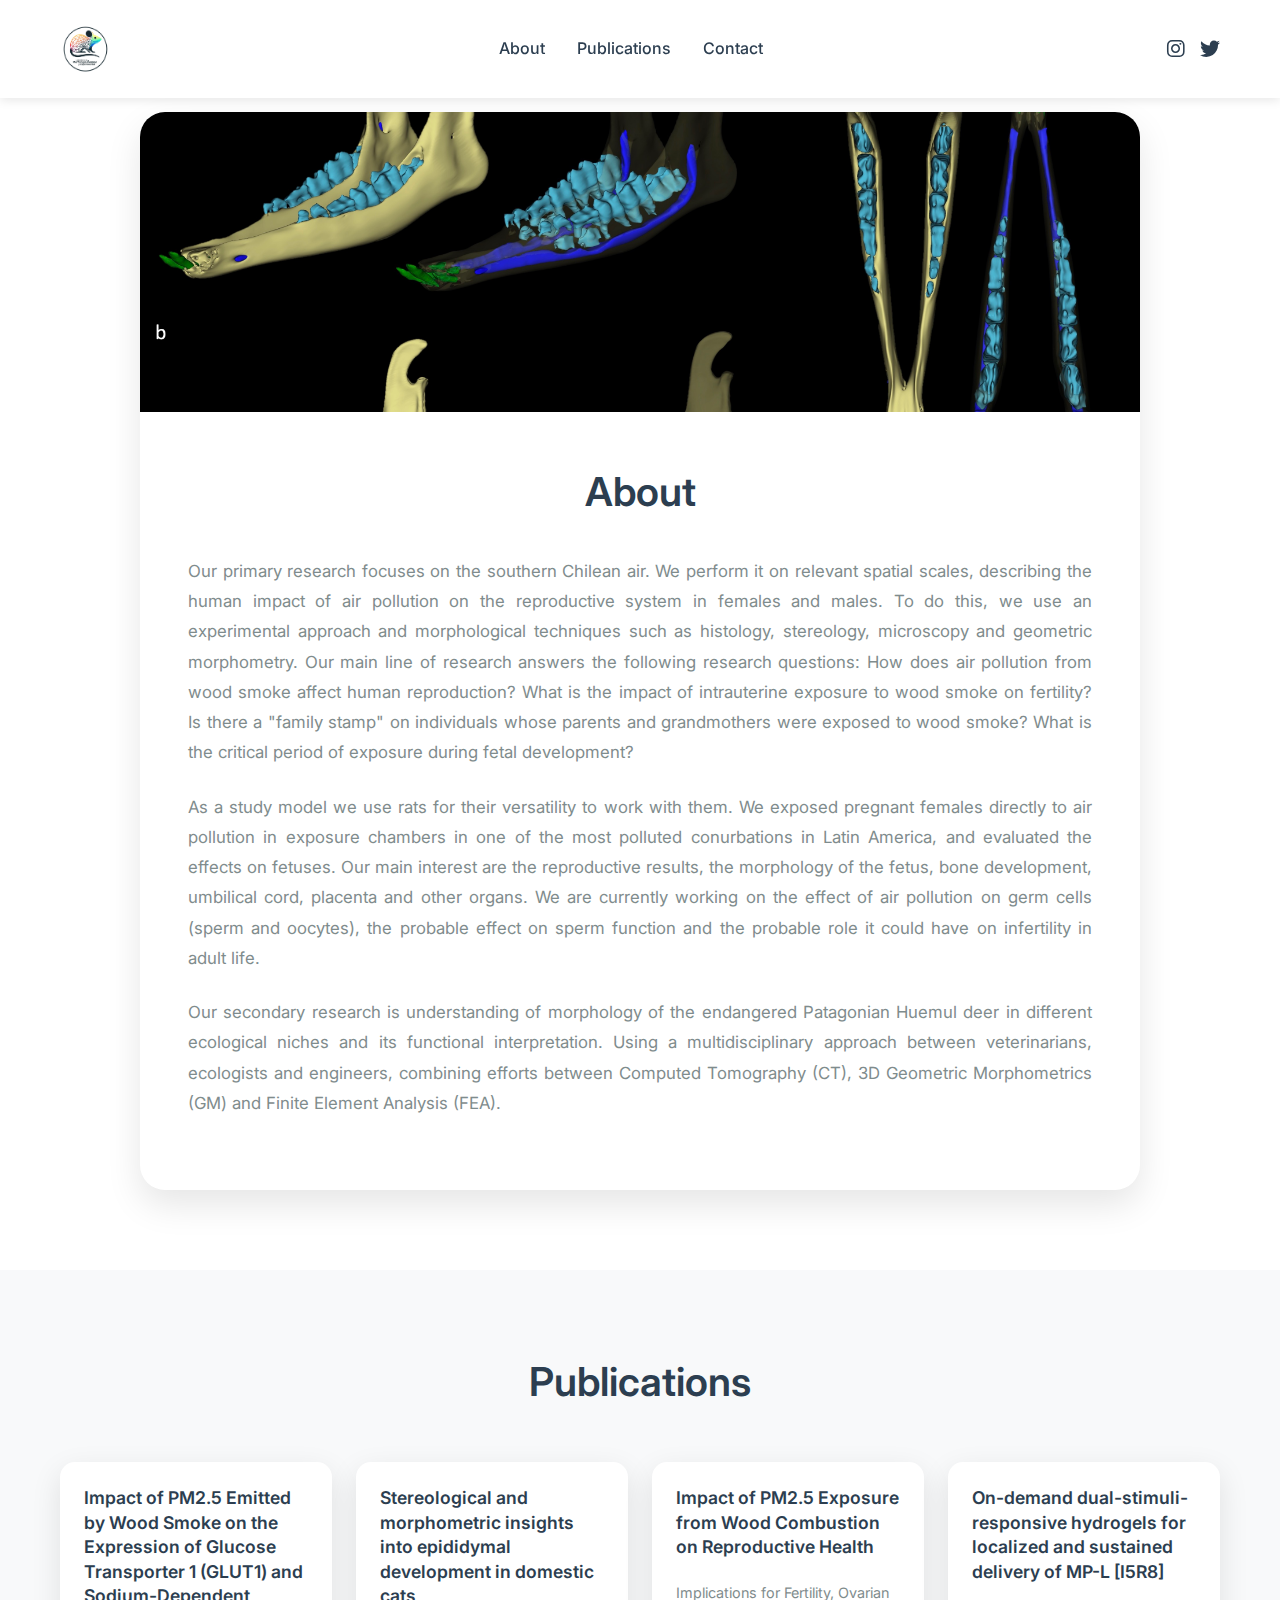
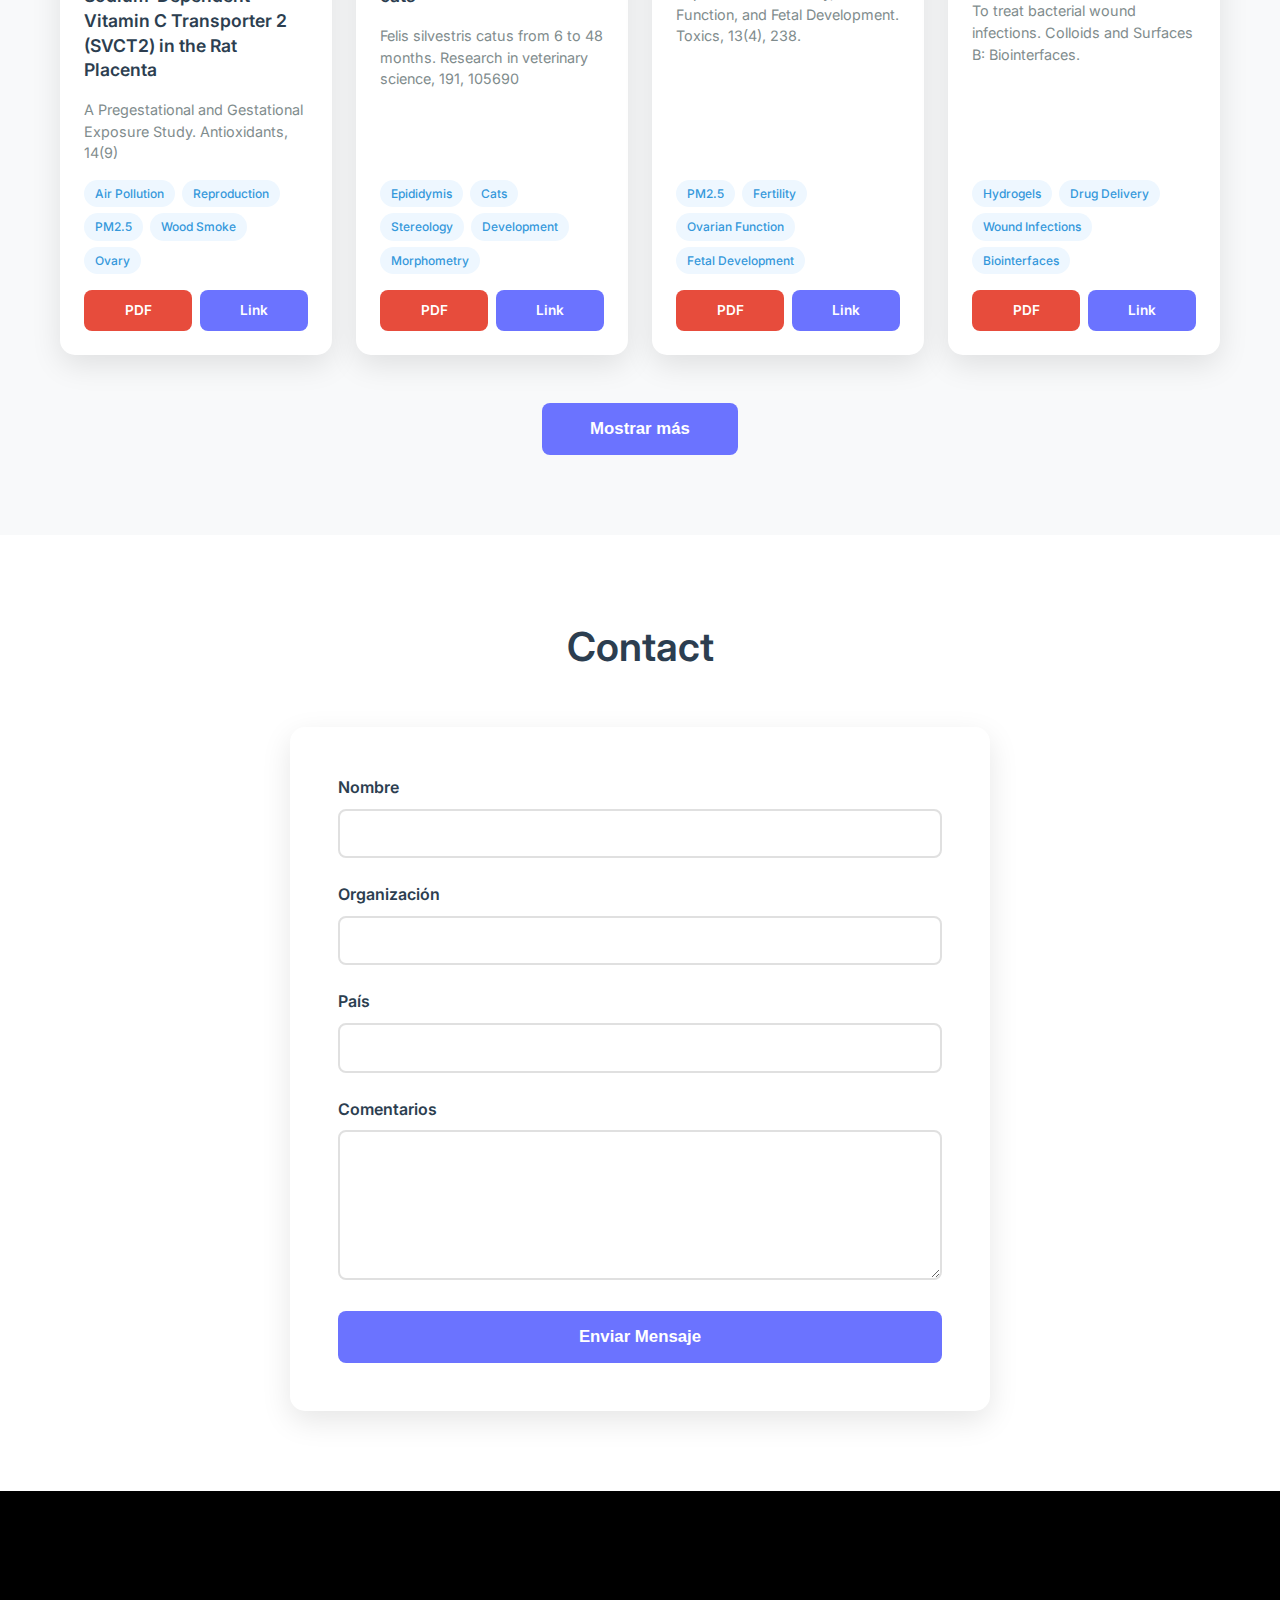
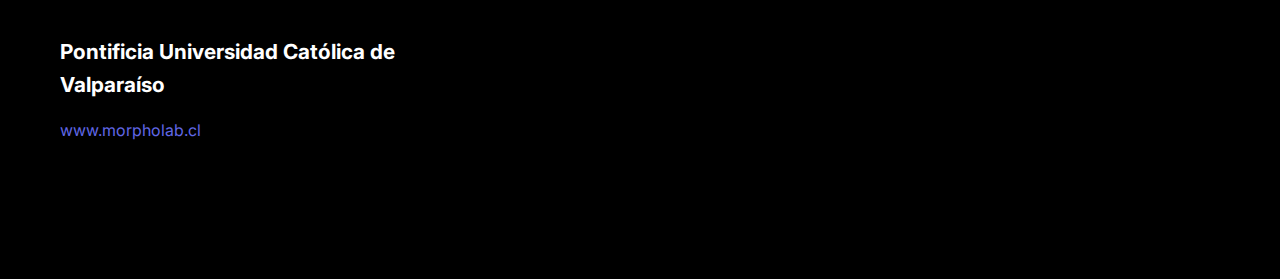
<file: index.html>
<!DOCTYPE html>
<html lang="es">
<head>
    <meta charset="UTF-8">
    <meta name="viewport" content="width=device-width, initial-scale=1.0">
    <title>Morpholab Laboratory - www.morpholab.cl</title>
    <link rel="stylesheet" href="https://cdnjs.cloudflare.com/ajax/libs/font-awesome/6.4.0/css/all.min.css">
    <link href="https://fonts.googleapis.com/css2?family=Inter:wght@300;400;500;600;700&display=swap" rel="stylesheet">
    <link rel="stylesheet" href="styles.css">
</head>
<body>
    <!-- Header -->
    <header class="header">
        <div class="container">
            <div class="header-content">
                <div class="logo">
                    <a href="#about">
                        <img src="./assets/img/Logo1.png" alt="Icono de Morpholab" width="50" height="50">
                    </a>
                </div>
                <nav class="nav">
                    <ul class="nav-list">
                        <li><a href="#about">About</a></li>
                        <li><a href="#publications">Publications</a></li>
                        <li><a href="#contact">Contact</a></li>
                    </ul>
                </nav>
                <div class="social-icons">
                    <a href="https://www.instagram.com/morphology_lab" target="_blank">
                        <i class="fab fa-instagram"></i>
                    </a>
                    <a href="https://x.com/PauloSalinas" target="_blank">
                        <i class="fab fa-twitter"></i>
                    </a>
                </div>
            </div>
        </div>
    </header>

    <!-- About Section -->
    <section id="about" class="about-section">
        <div class="container">
            <div class="about-card">
                <div class="about-image">
                    <img src="assets/img/fig4.jpg" alt="Morpholab Laboratory Research">
                </div>
                <div class="about-content">
                    <h2 class="about-title">About</h2>
                    <div class="about-text">
                        <p>Our primary research focuses on the southern Chilean air. We perform it on relevant spatial scales, describing the human impact of air pollution on the reproductive system in females and males. To do this, we use an experimental approach and morphological techniques such as histology, stereology, microscopy and geometric morphometry. Our main line of research answers the following research questions: How does air pollution from wood smoke affect human reproduction? What is the impact of intrauterine exposure to wood smoke on fertility? Is there a "family stamp" on individuals whose parents and grandmothers were exposed to wood smoke? What is the critical period of exposure during fetal development?</p>
                        
                        <p>As a study model we use rats for their versatility to work with them. We exposed pregnant females directly to air pollution in exposure chambers in one of the most polluted conurbations in Latin America, and evaluated the effects on fetuses. Our main interest are the reproductive results, the morphology of the fetus, bone development, umbilical cord, placenta and other organs. We are currently working on the effect of air pollution on germ cells (sperm and oocytes), the probable effect on sperm function and the probable role it could have on infertility in adult life.</p>
                        
                        <p>Our secondary research is understanding of morphology of the endangered Patagonian Huemul deer in different ecological niches and its functional interpretation. Using a multidisciplinary approach between veterinarians, ecologists and engineers, combining efforts between Computed Tomography (CT), 3D Geometric Morphometrics (GM) and Finite Element Analysis (FEA).</p>
                    </div>
                </div>
            </div>
        </div>
    </section>

    <!-- Publications Section -->
    <section id="publications" class="publications-section">
        <div class="container">
            <h2 class="section-title">Publications</h2>
            <div class="publications-grid" id="publicationsGrid">
                <!-- Las tarjetas se cargarán dinámicamente con JavaScript -->
            </div>
            <div class="show-more-container">
                <button class="show-more-btn" id="showMoreBtn">Mostrar más</button>
            </div>
        </div>
    </section>

    <!-- Contact Section -->
    <section id="contact" class="contact-section">
        <div class="container">
            <h2 class="section-title">Contact</h2>
            <div class="contact-content">
                <form class="contact-form" id="contactForm">
                    <div class="form-group">
                        <label for="name">Nombre</label>
                        <input type="text" id="name" name="name" required>
                    </div>
                    <div class="form-group">
                        <label for="organization">Organización</label>
                        <input type="text" id="organization" name="organization" required>
                    </div>
                    <div class="form-group">
                        <label for="country">País</label>
                        <input type="text" id="country" name="country" required>
                    </div>
                    <div class="form-group">
                        <label for="comments">Comentarios</label>
                        <textarea id="comments" name="comments" rows="6" required></textarea>
                    </div>
                    <button type="submit" class="submit-btn">Enviar Mensaje</button>
                </form>
            </div>
        </div>
    </section>

    <!-- Footer -->
    <footer class="footer">
        <div class="container">
            <div class="footer-content">
                <div class="footer-info">
                    <h3>Pontificia Universidad Católica de Valparaíso</h3>
                    <p><a href="http://www.morpholab.cl" target="_blank">www.morpholab.cl</a></p>
                </div>
                <div class="footer-map">
                    <iframe src="https://www.google.com/maps/embed?pb=!1m18!1m12!1m3!1d3336.56455246714!2d-71.43940732356555!3d-33.15391327179493!2m3!1f0!2f0!3f0!3m2!1i1024!2i768!4f13.1!3m3!1m2!1s0x9689e47cc7030807%3A0x6a2c5896a30c51c3!2sAv.%20Universidad%20330%2C%20Valpara%C3%ADso!5e0!3m2!1ses-419!2scl!4v1695505008061!5m2!1ses-419!2scl" allowfullscreen="" loading="lazy" referrerpolicy="no-referrer-when-downgrade"></iframe>
                </div>
            </div>
        </div>
    </footer>

    <script src="script.js"></script>
</body>
</html>
</file>
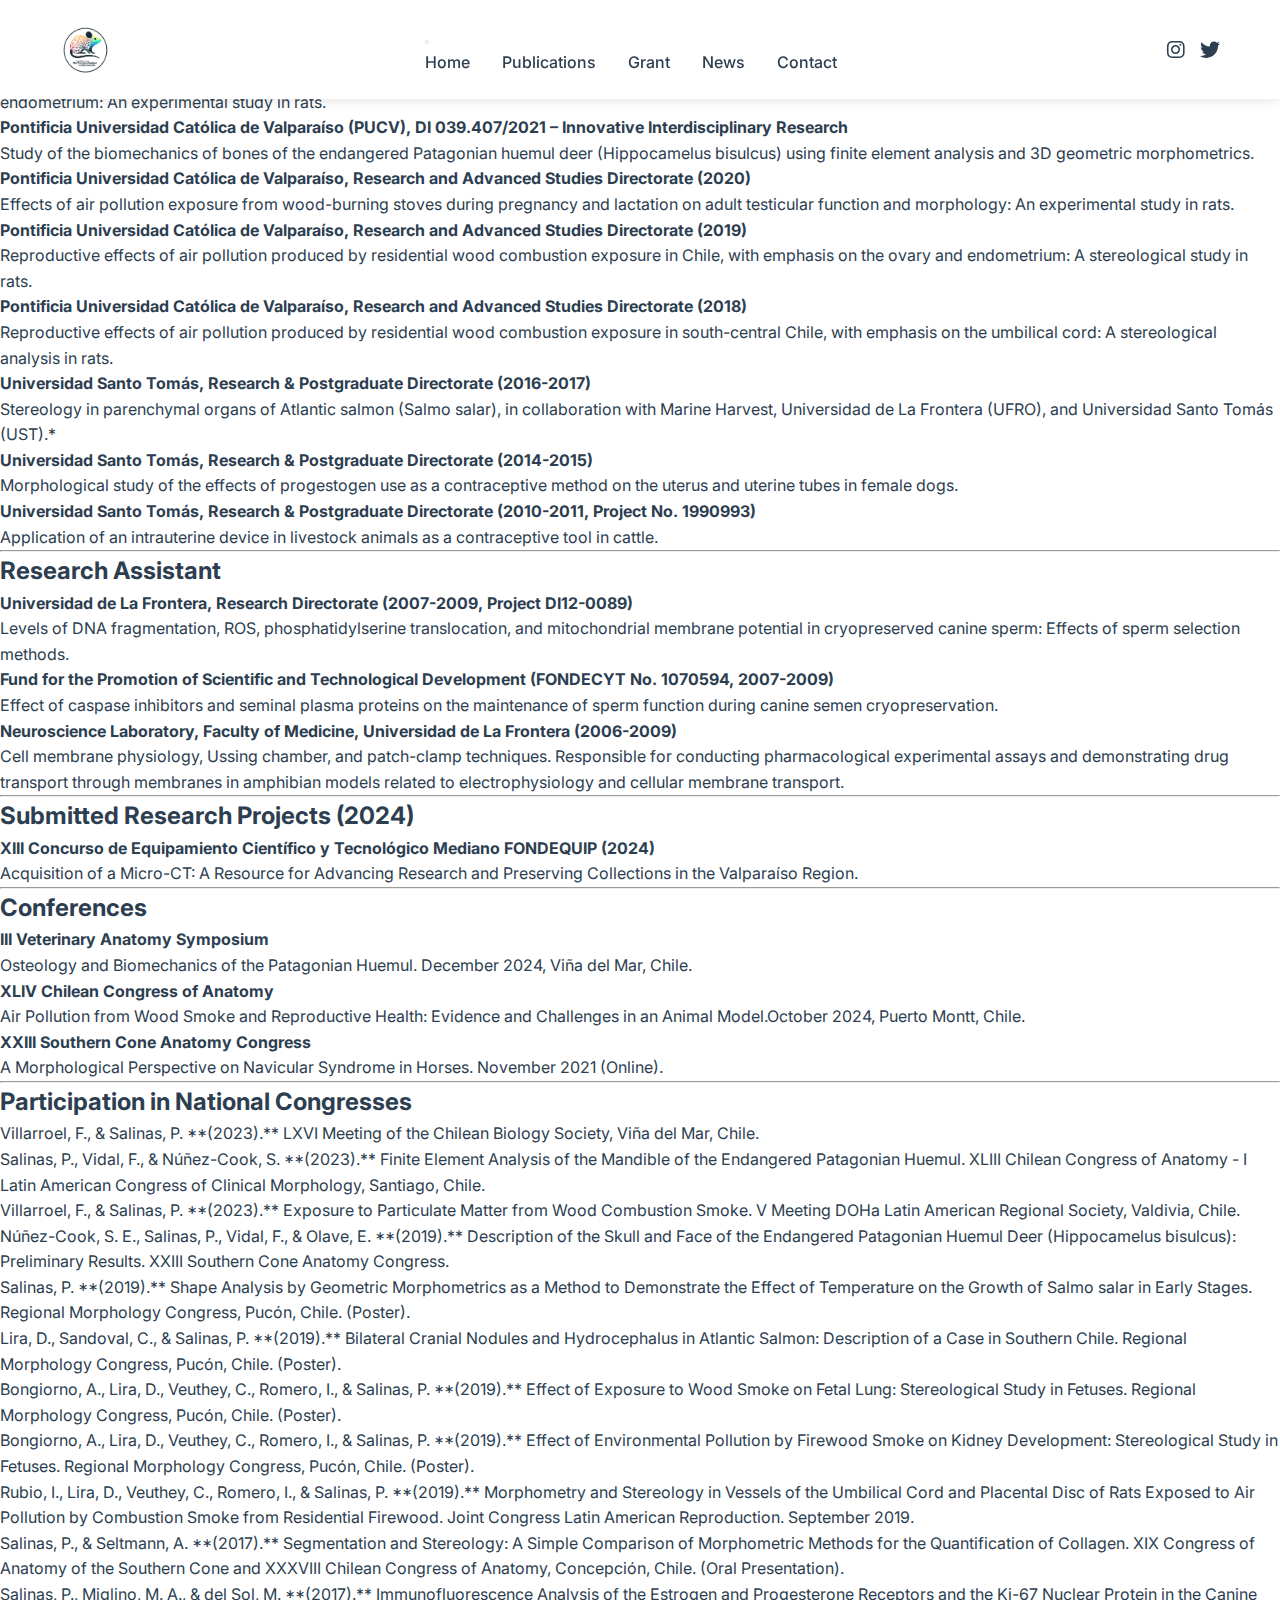
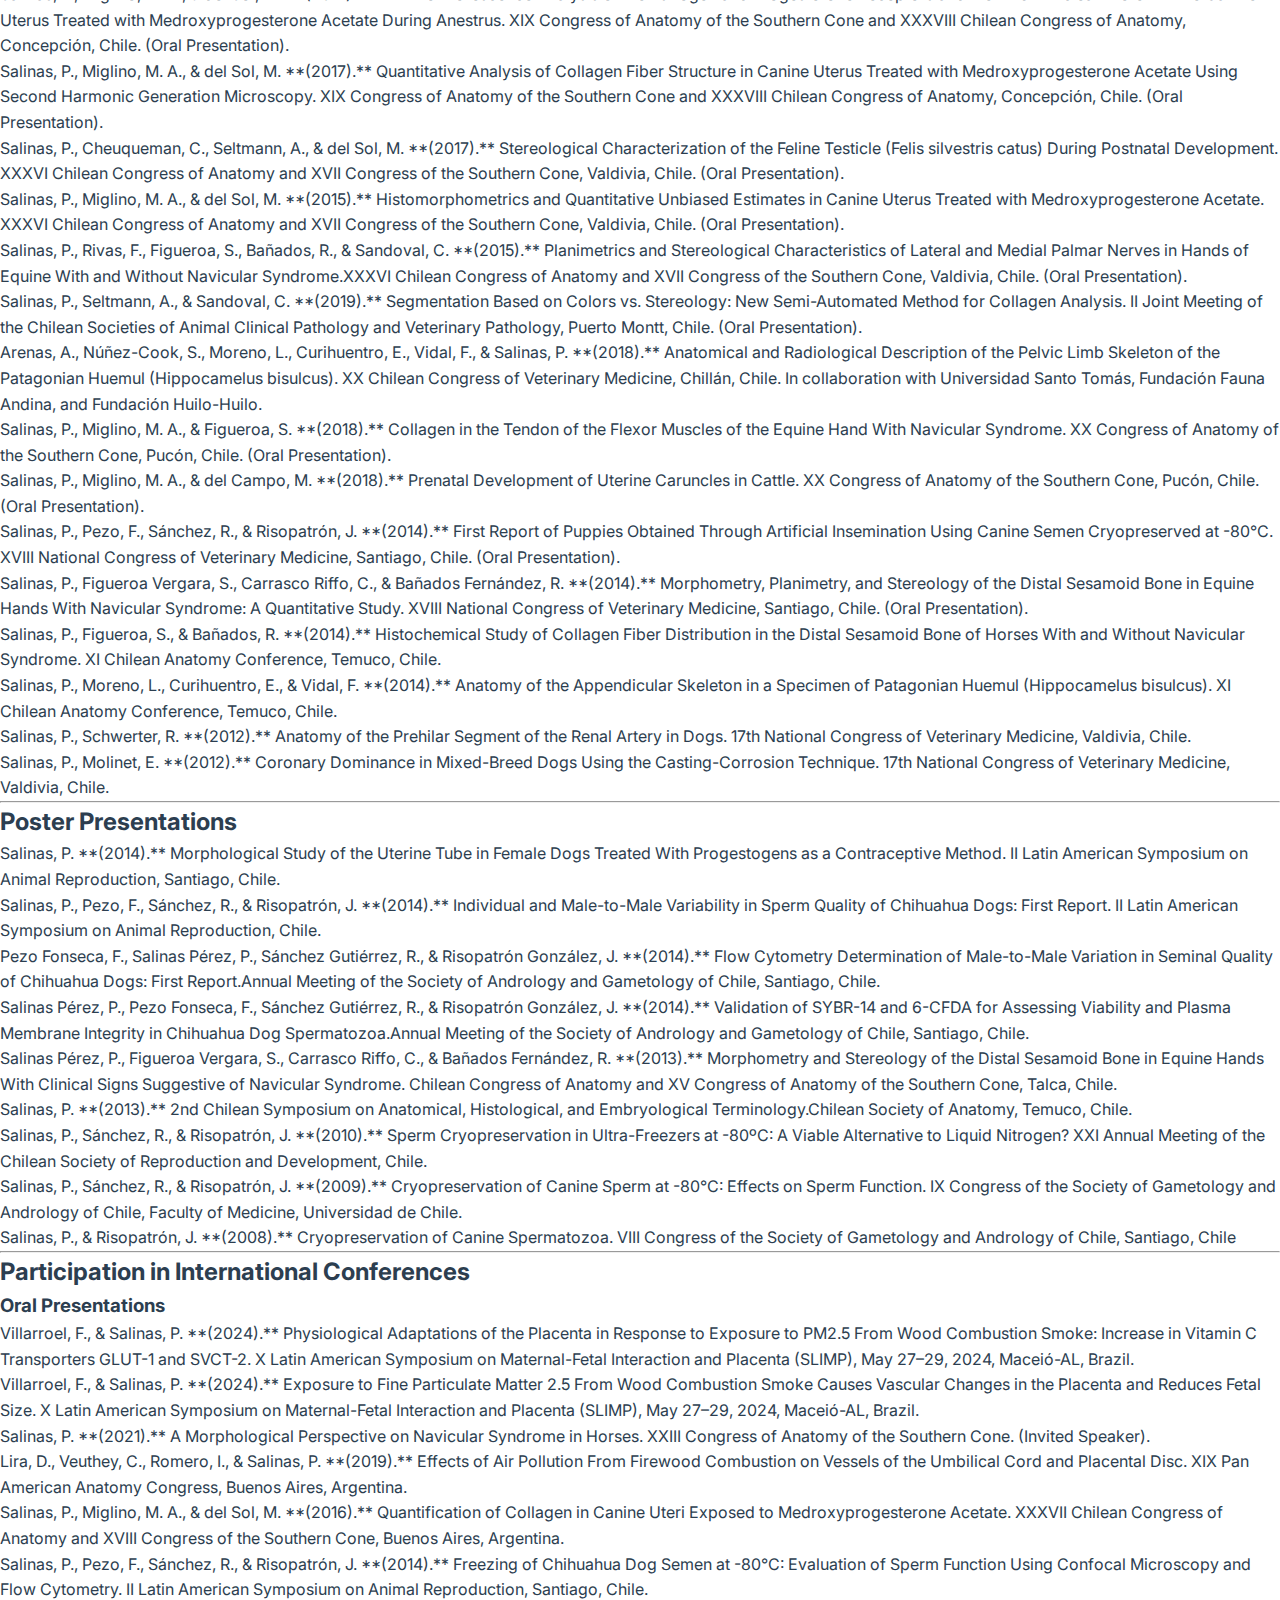
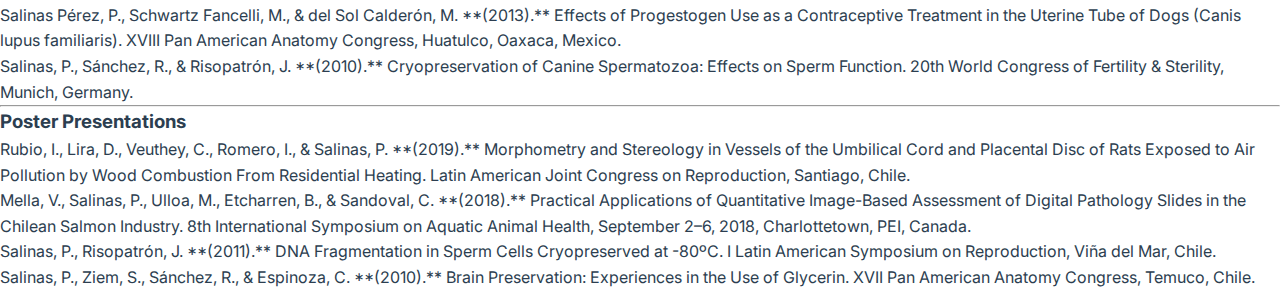
<file: grants.html>
<!DOCTYPE html>
<html lang="es">
<head>
    <meta charset="UTF-8">
    <meta name="viewport" content="width=device-width, initial-scale=1.0">
    <title>Morpholab Laboratory - www.morpholab.cl</title>
    <link rel="stylesheet" href="https://cdnjs.cloudflare.com/ajax/libs/font-awesome/6.4.0/css/all.min.css">
    <link rel="stylesheet" href="styles.css">
    <link href="https://fonts.googleapis.com/css2?family=Inter:wght@300;400;500;600;700&display=swap" rel="stylesheet">
</head>

<body>

<!-- ...existing code... -->
<header class="header">
    <div class="container">
        <div class="header-content">
            <div class="logo">
                <a href="index.html">
                    <img src="./assets/img/Logo1.png" alt="Icono de Morpholab" width="50" height="50">
                </a>
            </div>
            <nav class="nav">
                <button class="mobile-menu-toggle" id="mobile-menu-toggle">
                    <span></span>
                    <span></span>
                    <span></span>
                </button>
                <ul class="nav-list" id="nav-list">
                    <li><a href="index.html">Home</a></li>
                    <li><a href="publications.html">Publications</a></li>
                    <li><a href="grants.html">Grant</a></li>
                    <li><a href="#research">News</a></li>
                    <li><a href="#contact">Contact</a></li>
                </ul>
            </nav>
            <div class="social-icons">
                <a href="https://www.instagram.com/morphology_lab" target="_blank">
                    <i class="fab fa-instagram"></i>
                </a>
                <a href="https://x.com/PauloSalinas" target="_blank">
                    <i class="fab fa-twitter"></i>
                </a>
            </div>
        </div>
    </div>
</header>
<!-- ...existing code... -->

    <h2>Principal Investigator</h2>
    <ul>
        <li>
            <strong>Fondecyt Initiation 2020 (No. 11200775)</strong><br>
            Reproductive effects of air pollution produced by residential wood combustion exposure in south-central Chile, with emphasis on placenta, umbilical cord, ovary, and endometrium: An experimental study in rats.
        </li>
        <li>
            <strong>Pontificia Universidad Católica de Valparaíso (PUCV), DI 039.407/2021 – Innovative Interdisciplinary Research</strong><br>
            Study of the biomechanics of bones of the endangered Patagonian huemul deer (Hippocamelus bisulcus) using finite element analysis and 3D geometric morphometrics.
        </li>
        <li>
            <strong>Pontificia Universidad Católica de Valparaíso, Research and Advanced Studies Directorate (2020)</strong><br>
            Effects of air pollution exposure from wood-burning stoves during pregnancy and lactation on adult testicular function and morphology: An experimental study in rats.
        </li>
        <li>
            <strong>Pontificia Universidad Católica de Valparaíso, Research and Advanced Studies Directorate (2019)</strong><br>
            Reproductive effects of air pollution produced by residential wood combustion exposure in Chile, with emphasis on the ovary and endometrium: A stereological study in rats.
        </li>
        <li>
            <strong>Pontificia Universidad Católica de Valparaíso, Research and Advanced Studies Directorate (2018)</strong><br>
            Reproductive effects of air pollution produced by residential wood combustion exposure in south-central Chile, with emphasis on the umbilical cord: A stereological analysis in rats.
        </li>
        <li>
            <strong>Universidad Santo Tomás, Research & Postgraduate Directorate (2016-2017)</strong><br>
            Stereology in parenchymal organs of Atlantic salmon&nbsp;(Salmo salar), in collaboration with Marine Harvest, Universidad de La Frontera (UFRO), and Universidad Santo Tomás (UST).*
        </li>
        <li>
            <strong>Universidad Santo Tomás, Research & Postgraduate Directorate (2014-2015)</strong><br>
            Morphological study of the effects of progestogen use as a contraceptive method on the uterus and uterine tubes in female dogs.
        </li>
        <li>
            <strong>Universidad Santo Tomás, Research & Postgraduate Directorate (2010-2011, Project No. 1990993)</strong><br>
            Application of an intrauterine device in livestock animals as a contraceptive tool in cattle.
        </li>
    </ul>

    <hr>

    <h2>Research Assistant</h2>
    <ul>
        <li>
            <strong>Universidad de La Frontera, Research Directorate (2007-2009, Project DI12-0089)</strong><br>
            Levels of DNA fragmentation, ROS, phosphatidylserine translocation, and mitochondrial membrane potential in cryopreserved canine sperm: Effects of sperm selection methods.
        </li>
        <li>
            <strong>Fund for the Promotion of Scientific and Technological Development (FONDECYT No. 1070594, 2007-2009)</strong><br>
            Effect of caspase inhibitors and seminal plasma proteins on the maintenance of sperm function during canine semen cryopreservation.
        </li>
        <li>
            <strong>Neuroscience Laboratory, Faculty of Medicine, Universidad de La Frontera (2006-2009)</strong><br>
            Cell membrane physiology, Ussing chamber, and patch-clamp techniques. Responsible for conducting pharmacological experimental assays and demonstrating drug transport through membranes in amphibian models related to electrophysiology and cellular membrane transport.
        </li>
    </ul>

    <hr>

    <h2>Submitted Research Projects (2024)</h2>
    <ul>
        <li>
            <strong>XIII Concurso de Equipamiento Científico y Tecnológico Mediano FONDEQUIP (2024)</strong><br>
            Acquisition of a Micro-CT: A Resource for Advancing Research and Preserving Collections in the Valparaíso Region.
        </li>
    </ul>

    <hr>

    <h2>Conferences</h2>
    <ul>
        <li>
            <strong>III Veterinary Anatomy Symposium</strong><br>
            Osteology and Biomechanics of the Patagonian Huemul.&nbsp;December 2024, Viña del Mar, Chile.
        </li>
        <li>
            <strong>XLIV Chilean Congress of Anatomy</strong><br>
            Air Pollution from Wood Smoke and Reproductive Health: Evidence and Challenges in an Animal Model.October 2024, Puerto Montt, Chile.
        </li>
        <li>
            <strong>XXIII Southern Cone Anatomy Congress</strong><br>
            A Morphological Perspective on Navicular Syndrome in Horses.&nbsp;November 2021 (Online).
        </li>
    </ul>

    <hr>

    <h2>Participation in National Congresses</h2>
    <ul>
        <li>
            Villarroel, F., &amp; Salinas, P.&nbsp;**(2023).**&nbsp;LXVI Meeting of the Chilean Biology Society, Viña del Mar, Chile.
        </li>
        <li>
            Salinas, P., Vidal, F., &amp; Núñez-Cook, S.&nbsp;**(2023).**&nbsp;Finite Element Analysis of the Mandible of the Endangered Patagonian Huemul. XLIII Chilean Congress of Anatomy - I Latin American Congress of Clinical Morphology, Santiago, Chile.
        </li>
        <li>
            Villarroel, F., &amp; Salinas, P.&nbsp;**(2023).**&nbsp;Exposure to Particulate Matter from Wood Combustion Smoke. V Meeting DOHa Latin American Regional Society, Valdivia, Chile.
        </li>
        <li>
            Núñez-Cook, S. E., Salinas, P., Vidal, F., &amp; Olave, E.&nbsp;**(2019).**&nbsp;Description of the Skull and Face of the Endangered Patagonian Huemul Deer (Hippocamelus bisulcus): Preliminary Results. XXIII Southern Cone Anatomy Congress.
        </li>
        <li>
            Salinas, P.&nbsp;**(2019).**&nbsp;Shape Analysis by Geometric Morphometrics as a Method to Demonstrate the Effect of Temperature on the Growth of&nbsp;Salmo salar&nbsp;in Early Stages. Regional Morphology Congress, Pucón, Chile. (Poster).
        </li>
        <li>
            Lira, D., Sandoval, C., &amp; Salinas, P.&nbsp;**(2019).**&nbsp;Bilateral Cranial Nodules and Hydrocephalus in Atlantic Salmon: Description of a Case in Southern Chile. Regional Morphology Congress, Pucón, Chile. (Poster).
        </li>
        <li>
            Bongiorno, A., Lira, D., Veuthey, C., Romero, I., &amp; Salinas, P.&nbsp;**(2019).**&nbsp;Effect of Exposure to Wood Smoke on Fetal Lung: Stereological Study in Fetuses. Regional Morphology Congress, Pucón, Chile. (Poster).
        </li>
        <li>
            Bongiorno, A., Lira, D., Veuthey, C., Romero, I., &amp; Salinas, P.&nbsp;**(2019).**&nbsp;Effect of Environmental Pollution by Firewood Smoke on Kidney Development: Stereological Study in Fetuses. Regional Morphology Congress, Pucón, Chile. (Poster).
        </li>
        <li>
            Rubio, I., Lira, D., Veuthey, C., Romero, I., &amp; Salinas, P.&nbsp;**(2019).**&nbsp;Morphometry and Stereology in Vessels of the Umbilical Cord and Placental Disc of Rats Exposed to Air Pollution by Combustion Smoke from Residential Firewood. Joint Congress Latin American Reproduction. September 2019.
        </li>
        <li>
            Salinas, P., &amp; Seltmann, A.&nbsp;**(2017).**&nbsp;Segmentation and Stereology: A Simple Comparison of Morphometric Methods for the Quantification of Collagen. XIX Congress of Anatomy of the Southern Cone and XXXVIII Chilean Congress of Anatomy, Concepción, Chile. (Oral Presentation).
        </li>
        <li>
            Salinas, P., Miglino, M. A., &amp; del Sol, M.&nbsp;**(2017).**&nbsp;Immunofluorescence Analysis of the Estrogen and Progesterone Receptors and the Ki-67 Nuclear Protein in the Canine Uterus Treated with Medroxyprogesterone Acetate During Anestrus. XIX Congress of Anatomy of the Southern Cone and XXXVIII Chilean Congress of Anatomy, Concepción, Chile. (Oral Presentation).
        </li>
        <li>
            Salinas, P., Miglino, M. A., &amp; del Sol, M.&nbsp;**(2017).**&nbsp;Quantitative Analysis of Collagen Fiber Structure in Canine Uterus Treated with Medroxyprogesterone Acetate Using Second Harmonic Generation Microscopy. XIX Congress of Anatomy of the Southern Cone and XXXVIII Chilean Congress of Anatomy, Concepción, Chile. (Oral Presentation).
        </li>
        <li>
            Salinas, P., Cheuqueman, C., Seltmann, A., &amp; del Sol, M.&nbsp;**(2017).**&nbsp;Stereological Characterization of the Feline Testicle (Felis silvestris catus) During Postnatal Development. XXXVI Chilean Congress of Anatomy and XVII Congress of the Southern Cone, Valdivia, Chile. (Oral Presentation).
        </li>
        <li>
            Salinas, P., Miglino, M. A., &amp; del Sol, M.&nbsp;**(2015).**&nbsp;Histomorphometrics and Quantitative Unbiased Estimates in Canine Uterus Treated with Medroxyprogesterone Acetate. XXXVI Chilean Congress of Anatomy and XVII Congress of the Southern Cone, Valdivia, Chile. (Oral Presentation).
        </li>
        <li>
            Salinas, P., Rivas, F., Figueroa, S., Bañados, R., &amp; Sandoval, C.&nbsp;**(2015).**&nbsp;Planimetrics and Stereological Characteristics of Lateral and Medial Palmar Nerves in Hands of Equine With and Without Navicular Syndrome.XXXVI Chilean Congress of Anatomy and XVII Congress of the Southern Cone, Valdivia, Chile. (Oral Presentation).
        </li>
        <li>
            Salinas, P., Seltmann, A., &amp; Sandoval, C.&nbsp;**(2019).**&nbsp;Segmentation Based on Colors vs. Stereology: New Semi-Automated Method for Collagen Analysis. II Joint Meeting of the Chilean Societies of Animal Clinical Pathology and Veterinary Pathology, Puerto Montt, Chile. (Oral Presentation).
        </li>
        <li>
            Arenas, A., Núñez-Cook, S., Moreno, L., Curihuentro, E., Vidal, F., &amp; Salinas, P.&nbsp;**(2018).**&nbsp;Anatomical and Radiological Description of the Pelvic Limb Skeleton of the Patagonian Huemul (Hippocamelus bisulcus). XX Chilean Congress of Veterinary Medicine, Chillán, Chile. In collaboration with Universidad Santo Tomás, Fundación Fauna Andina, and Fundación Huilo-Huilo.
        </li>
        <li>
            Salinas, P., Miglino, M. A., &amp; Figueroa, S.&nbsp;**(2018).**&nbsp;Collagen in the Tendon of the Flexor Muscles of the Equine Hand With Navicular Syndrome. XX Congress of Anatomy of the Southern Cone, Pucón, Chile. (Oral Presentation).
        </li>
        <li>
            Salinas, P., Miglino, M. A., &amp; del Campo, M.&nbsp;**(2018).**&nbsp;Prenatal Development of Uterine Caruncles in Cattle. XX Congress of Anatomy of the Southern Cone, Pucón, Chile. (Oral Presentation).
        </li>
        <li>
            Salinas, P., Pezo, F., Sánchez, R., &amp; Risopatrón, J.&nbsp;**(2014).**&nbsp;First Report of Puppies Obtained Through Artificial Insemination Using Canine Semen Cryopreserved at -80°C. XVIII National Congress of Veterinary Medicine, Santiago, Chile. (Oral Presentation).
        </li>
        <li>
            Salinas, P., Figueroa Vergara, S., Carrasco Riffo, C., &amp; Bañados Fernández, R.&nbsp;**(2014).**&nbsp;Morphometry, Planimetry, and Stereology of the Distal Sesamoid Bone in Equine Hands With Navicular Syndrome: A Quantitative Study. XVIII National Congress of Veterinary Medicine, Santiago, Chile. (Oral Presentation).
        </li>
        <li>
            Salinas, P., Figueroa, S., &amp; Bañados, R.&nbsp;**(2014).**&nbsp;Histochemical Study of Collagen Fiber Distribution in the Distal Sesamoid Bone of Horses With and Without Navicular Syndrome. XI Chilean Anatomy Conference, Temuco, Chile.
        </li>
        <li>
            Salinas, P., Moreno, L., Curihuentro, E., &amp; Vidal, F.&nbsp;**(2014).**&nbsp;Anatomy of the Appendicular Skeleton in a Specimen of Patagonian Huemul (Hippocamelus bisulcus). XI Chilean Anatomy Conference, Temuco, Chile.
        </li>
        <li>
            Salinas, P., Schwerter, R.&nbsp;**(2012).**&nbsp;Anatomy of the Prehilar Segment of the Renal Artery in Dogs. 17th National Congress of Veterinary Medicine, Valdivia, Chile.
        </li>
        <li>
            Salinas, P., Molinet, E.&nbsp;**(2012).**&nbsp;Coronary Dominance in Mixed-Breed Dogs Using the Casting-Corrosion Technique. 17th National Congress of Veterinary Medicine, Valdivia, Chile.
        </li>
    </ul>

    <hr>

    <h2>Poster Presentations</h2>
    <ul>
        <li>
            Salinas, P.&nbsp;**(2014).**&nbsp;Morphological Study of the Uterine Tube in Female Dogs Treated With Progestogens as a Contraceptive Method. II Latin American Symposium on Animal Reproduction, Santiago, Chile.
        </li>
        <li>
            Salinas, P., Pezo, F., Sánchez, R., &amp; Risopatrón, J.&nbsp;**(2014).**&nbsp;Individual and Male-to-Male Variability in Sperm Quality of Chihuahua Dogs: First Report. II Latin American Symposium on Animal Reproduction, Chile.
        </li>
        <li>
            Pezo Fonseca, F., Salinas Pérez, P., Sánchez Gutiérrez, R., &amp; Risopatrón González, J.&nbsp;**(2014).**&nbsp;Flow Cytometry Determination of Male-to-Male Variation in Seminal Quality of Chihuahua Dogs: First Report.Annual Meeting of the Society of Andrology and Gametology of Chile, Santiago, Chile.
        </li>
        <li>
            Salinas Pérez, P., Pezo Fonseca, F., Sánchez Gutiérrez, R., &amp; Risopatrón González, J.&nbsp;**(2014).**&nbsp;Validation of SYBR-14 and 6-CFDA for Assessing Viability and Plasma Membrane Integrity in Chihuahua Dog Spermatozoa.Annual Meeting of the Society of Andrology and Gametology of Chile, Santiago, Chile.
        </li>
        <li>
            Salinas Pérez, P., Figueroa Vergara, S., Carrasco Riffo, C., &amp; Bañados Fernández, R.&nbsp;**(2013).**&nbsp;Morphometry and Stereology of the Distal Sesamoid Bone in Equine Hands With Clinical Signs Suggestive of Navicular Syndrome. Chilean Congress of Anatomy and XV Congress of Anatomy of the Southern Cone, Talca, Chile.
        </li>
        <li>
            Salinas, P.&nbsp;**(2013).**&nbsp;2nd Chilean Symposium on Anatomical, Histological, and Embryological Terminology.Chilean Society of Anatomy, Temuco, Chile.
        </li>
        <li>
            Salinas, P., Sánchez, R., &amp; Risopatrón, J.&nbsp;**(2010).**&nbsp;Sperm Cryopreservation in Ultra-Freezers at -80ºC: A Viable Alternative to Liquid Nitrogen? XXI Annual Meeting of the Chilean Society of Reproduction and Development, Chile.
        </li>
        <li>
            Salinas, P., Sánchez, R., &amp; Risopatrón, J.&nbsp;**(2009).**&nbsp;Cryopreservation of Canine Sperm at -80°C: Effects on Sperm Function. IX Congress of the Society of Gametology and Andrology of Chile, Faculty of Medicine, Universidad de Chile.
        </li>
        <li>
            Salinas, P., &amp; Risopatrón, J.&nbsp;**(2008).**&nbsp;Cryopreservation of Canine Spermatozoa. VIII Congress of the Society of Gametology and Andrology of Chile, Santiago, Chile
        </li>
    </ul>

    <hr>

    <h2>Participation in International Conferences</h2>
    <h3>Oral Presentations</h3>
    <ul>
        <li>
            Villarroel, F., &amp; Salinas, P.&nbsp;**(2024).**&nbsp;Physiological Adaptations of the Placenta in Response to Exposure to PM2.5 From Wood Combustion Smoke: Increase in Vitamin C Transporters GLUT-1 and SVCT-2. X Latin American Symposium on Maternal-Fetal Interaction and Placenta (SLIMP), May 27–29, 2024, Maceió-AL, Brazil.
        </li>
        <li>
            Villarroel, F., &amp; Salinas, P.&nbsp;**(2024).**&nbsp;Exposure to Fine Particulate Matter 2.5 From Wood Combustion Smoke Causes Vascular Changes in the Placenta and Reduces Fetal Size. X Latin American Symposium on Maternal-Fetal Interaction and Placenta (SLIMP), May 27–29, 2024, Maceió-AL, Brazil.
        </li>
        <li>
            Salinas, P.&nbsp;**(2021).**&nbsp;A Morphological Perspective on Navicular Syndrome in Horses. XXIII Congress of Anatomy of the Southern Cone. (Invited Speaker).
        </li>
        <li>
            Lira, D., Veuthey, C., Romero, I., &amp; Salinas, P.&nbsp;**(2019).**&nbsp;Effects of Air Pollution From Firewood Combustion on Vessels of the Umbilical Cord and Placental Disc. XIX Pan American Anatomy Congress, Buenos Aires, Argentina.
        </li>
        <li>
            Salinas, P., Miglino, M. A., &amp; del Sol, M.&nbsp;**(2016).**&nbsp;Quantification of Collagen in Canine Uteri Exposed to Medroxyprogesterone Acetate. XXXVII Chilean Congress of Anatomy and XVIII Congress of the Southern Cone, Buenos Aires, Argentina.
        </li>
        <li>
            Salinas, P., Pezo, F., Sánchez, R., &amp; Risopatrón, J.&nbsp;**(2014).**&nbsp;Freezing of Chihuahua Dog Semen at -80°C: Evaluation of Sperm Function Using Confocal Microscopy and Flow Cytometry. II Latin American Symposium on Animal Reproduction, Santiago, Chile.
        </li>
        <li>
            Salinas Pérez, P., Schwartz Fancelli, M., &amp; del Sol Calderón, M.&nbsp;**(2013).**&nbsp;Effects of Progestogen Use as a Contraceptive Treatment in the Uterine Tube of Dogs (Canis lupus familiaris). XVIII Pan American Anatomy Congress, Huatulco, Oaxaca, Mexico.
        </li>
        <li>
            Salinas, P., Sánchez, R., &amp; Risopatrón, J.&nbsp;**(2010).**&nbsp;Cryopreservation of Canine Spermatozoa: Effects on Sperm Function. 20th World Congress of Fertility &amp; Sterility, Munich, Germany.
        </li>
    </ul>

    <hr>

    <h3>Poster Presentations</h3>
    <ul>
        <li>
            Rubio, I., Lira, D., Veuthey, C., Romero, I., &amp; Salinas, P.&nbsp;**(2019).**&nbsp;Morphometry and Stereology in Vessels of the Umbilical Cord and Placental Disc of Rats Exposed to Air Pollution by Wood Combustion From Residential Heating. Latin American Joint Congress on Reproduction, Santiago, Chile.
        </li>
        <li>
            Mella, V., Salinas, P., Ulloa, M., Etcharren, B., &amp; Sandoval, C.&nbsp;**(2018).**&nbsp;Practical Applications of Quantitative Image-Based Assessment of Digital Pathology Slides in the Chilean Salmon Industry. 8th International Symposium on Aquatic Animal Health, September 2–6, 2018, Charlottetown, PEI, Canada.
        </li>
        <li>
            Salinas, P., Risopatrón, J.&nbsp;**(2011).**&nbsp;DNA Fragmentation in Sperm Cells Cryopreserved at -80ºC. I Latin American Symposium on Reproduction, Viña del Mar, Chile.
        </li>
        <li>
            Salinas, P., Ziem, S., Sánchez, R., &amp; Espinoza, C.&nbsp;**(2010).**&nbsp;Brain Preservation: Experiences in the Use of Glycerin. XVII Pan American Anatomy Congress, Temuco, Chile.
        </li>
    </ul>
    <script src="script.js"></script>
</body>

</html>
</file>
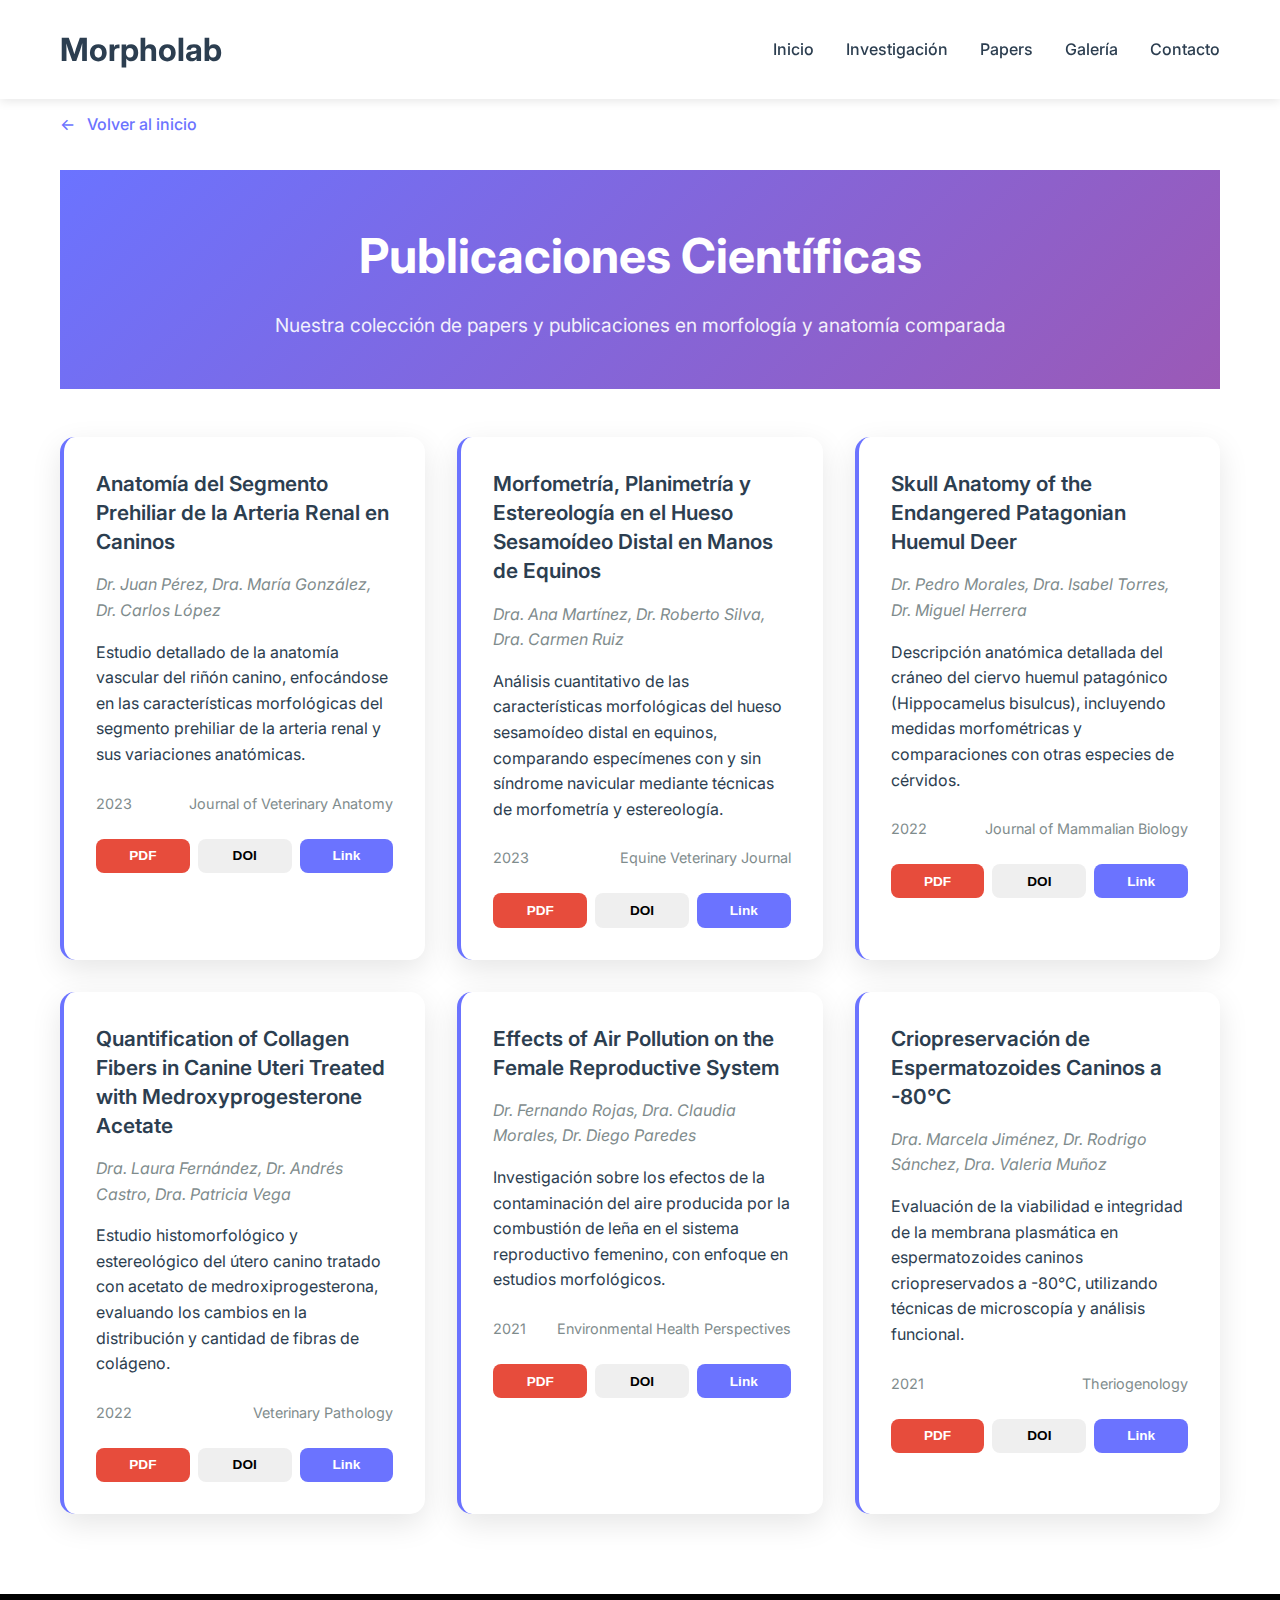
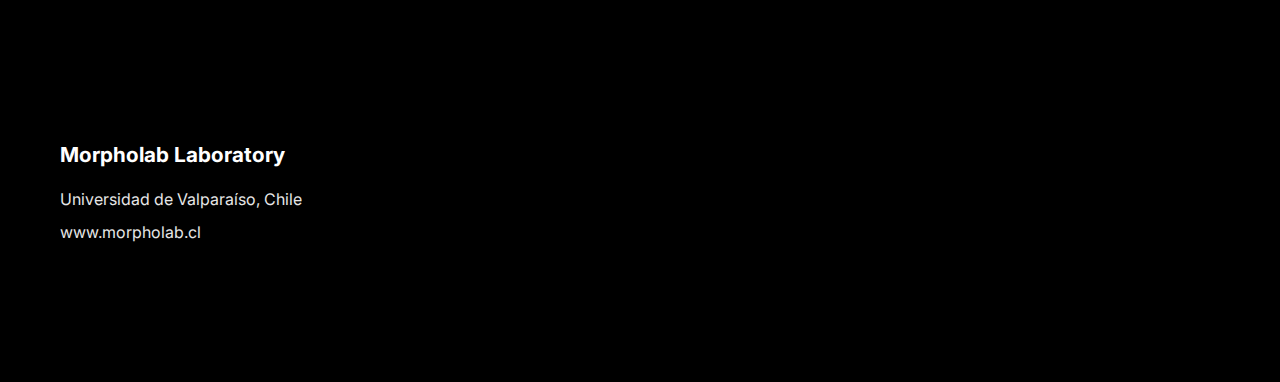
<file: papers.html>
<!DOCTYPE html>
<html lang="es">
<head>
    <meta charset="UTF-8">
    <meta name="viewport" content="width=device-width, initial-scale=1.0">
    <title>Papers - Morpholab Laboratory</title>
    <link rel="stylesheet" href="styles.css">
    <link href="https://fonts.googleapis.com/css2?family=Inter:wght@300;400;500;600;700&display=swap" rel="stylesheet">
    <style>
        .papers-page {
            margin-top: 80px;
            padding: 2rem 0;
        }
        
        .papers-header {
            text-align: center;
            padding: 3rem 0;
            background: linear-gradient(135deg, var(--primary-color), var(--secondary-color));
            color: white;
            margin-bottom: 3rem;
        }
        
        .papers-header h1 {
            font-size: 3rem;
            margin-bottom: 1rem;
        }
        
        .papers-header p {
            font-size: 1.2rem;
            opacity: 0.9;
        }
        
        .papers-grid {
            display: grid;
            grid-template-columns: repeat(auto-fit, minmax(350px, 1fr));
            gap: 2rem;
            margin-bottom: 3rem;
        }
        
        .paper-card {
            background: white;
            border-radius: 15px;
            padding: 2rem;
            box-shadow: 0 10px 30px var(--shadow);
            transition: all 0.3s ease;
            border-left: 4px solid var(--primary-color);
        }
        
        .paper-card:hover {
            transform: translateY(-5px);
            box-shadow: 0 15px 40px var(--shadow-hover);
        }
        
        .paper-title {
            font-size: 1.3rem;
            font-weight: 600;
            color: var(--text-dark);
            margin-bottom: 1rem;
            line-height: 1.4;
        }
        
        .paper-authors {
            color: var(--text-light);
            margin-bottom: 1rem;
            font-style: italic;
        }
        
        .paper-abstract {
            color: var(--text-dark);
            line-height: 1.6;
            margin-bottom: 1.5rem;
        }
        
        .paper-meta {
            display: flex;
            justify-content: space-between;
            align-items: center;
            margin-bottom: 1.5rem;
            font-size: 0.9rem;
            color: var(--text-light);
        }
        
        .paper-links {
            display: flex;
            gap: 0.5rem;
            flex-wrap: wrap;
        }
        
        .back-link {
            display: inline-block;
            margin-bottom: 2rem;
            color: var(--primary-color);
            text-decoration: none;
            font-weight: 500;
            transition: color 0.3s ease;
        }
        
        .back-link:hover {
            color: var(--secondary-color);
        }
        
        .back-link::before {
            content: '← ';
            margin-right: 0.5rem;
        }
    </style>
</head>
<body>
    <!-- Header -->
    <header class="header">
        <div class="container">
            <div class="header-content">
                <div class="logo">
                    <h1>Morpholab</h1>
                </div>
                <nav class="nav">
                    <ul class="nav-list">
                        <li><a href="index.html">Inicio</a></li>
                        <li><a href="index.html#research">Investigación</a></li>
                        <li><a href="papers.html" class="active">Papers</a></li>
                        <li><a href="index.html#gallery">Galería</a></li>
                        <li><a href="index.html#contact">Contacto</a></li>
                    </ul>
                </nav>
            </div>
        </div>
    </header>

    <!-- Papers Page Content -->
    <main class="papers-page">
        <div class="container">
            <a href="index.html" class="back-link">Volver al inicio</a>
            
            <div class="papers-header">
                <h1>Publicaciones Científicas</h1>
                <p>Nuestra colección de papers y publicaciones en morfología y anatomía comparada</p>
            </div>

            <div class="papers-grid">
                <div class="paper-card">
                    <h3 class="paper-title">Anatomía del Segmento Prehiliar de la Arteria Renal en Caninos</h3>
                    <div class="paper-authors">Dr. Juan Pérez, Dra. María González, Dr. Carlos López</div>
                    <div class="paper-abstract">
                        Estudio detallado de la anatomía vascular del riñón canino, enfocándose en las características morfológicas del segmento prehiliar de la arteria renal y sus variaciones anatómicas.
                    </div>
                    <div class="paper-meta">
                        <span>2023</span>
                        <span>Journal of Veterinary Anatomy</span>
                    </div>
                    <div class="paper-links">
                        <button class="btn btn-pdf">PDF</button>
                        <button class="btn btn-doi">DOI</button>
                        <button class="btn btn-link">Link</button>
                    </div>
                </div>

                <div class="paper-card">
                    <h3 class="paper-title">Morfometría, Planimetría y Estereología en el Hueso Sesamoídeo Distal en Manos de Equinos</h3>
                    <div class="paper-authors">Dra. Ana Martínez, Dr. Roberto Silva, Dra. Carmen Ruiz</div>
                    <div class="paper-abstract">
                        Análisis cuantitativo de las características morfológicas del hueso sesamoídeo distal en equinos, comparando especímenes con y sin síndrome navicular mediante técnicas de morfometría y estereología.
                    </div>
                    <div class="paper-meta">
                        <span>2023</span>
                        <span>Equine Veterinary Journal</span>
                    </div>
                    <div class="paper-links">
                        <button class="btn btn-pdf">PDF</button>
                        <button class="btn btn-doi">DOI</button>
                        <button class="btn btn-link">Link</button>
                    </div>
                </div>

                <div class="paper-card">
                    <h3 class="paper-title">Skull Anatomy of the Endangered Patagonian Huemul Deer</h3>
                    <div class="paper-authors">Dr. Pedro Morales, Dra. Isabel Torres, Dr. Miguel Herrera</div>
                    <div class="paper-abstract">
                        Descripción anatómica detallada del cráneo del ciervo huemul patagónico (Hippocamelus bisulcus), incluyendo medidas morfométricas y comparaciones con otras especies de cérvidos.
                    </div>
                    <div class="paper-meta">
                        <span>2022</span>
                        <span>Journal of Mammalian Biology</span>
                    </div>
                    <div class="paper-links">
                        <button class="btn btn-pdf">PDF</button>
                        <button class="btn btn-doi">DOI</button>
                        <button class="btn btn-link">Link</button>
                    </div>
                </div>

                <div class="paper-card">
                    <h3 class="paper-title">Quantification of Collagen Fibers in Canine Uteri Treated with Medroxyprogesterone Acetate</h3>
                    <div class="paper-authors">Dra. Laura Fernández, Dr. Andrés Castro, Dra. Patricia Vega</div>
                    <div class="paper-abstract">
                        Estudio histomorfológico y estereológico del útero canino tratado con acetato de medroxiprogesterona, evaluando los cambios en la distribución y cantidad de fibras de colágeno.
                    </div>
                    <div class="paper-meta">
                        <span>2022</span>
                        <span>Veterinary Pathology</span>
                    </div>
                    <div class="paper-links">
                        <button class="btn btn-pdf">PDF</button>
                        <button class="btn btn-doi">DOI</button>
                        <button class="btn btn-link">Link</button>
                    </div>
                </div>

                <div class="paper-card">
                    <h3 class="paper-title">Effects of Air Pollution on the Female Reproductive System</h3>
                    <div class="paper-authors">Dr. Fernando Rojas, Dra. Claudia Morales, Dr. Diego Paredes</div>
                    <div class="paper-abstract">
                        Investigación sobre los efectos de la contaminación del aire producida por la combustión de leña en el sistema reproductivo femenino, con enfoque en estudios morfológicos.
                    </div>
                    <div class="paper-meta">
                        <span>2021</span>
                        <span>Environmental Health Perspectives</span>
                    </div>
                    <div class="paper-links">
                        <button class="btn btn-pdf">PDF</button>
                        <button class="btn btn-doi">DOI</button>
                        <button class="btn btn-link">Link</button>
                    </div>
                </div>

                <div class="paper-card">
                    <h3 class="paper-title">Criopreservación de Espermatozoides Caninos a -80°C</h3>
                    <div class="paper-authors">Dra. Marcela Jiménez, Dr. Rodrigo Sánchez, Dra. Valeria Muñoz</div>
                    <div class="paper-abstract">
                        Evaluación de la viabilidad e integridad de la membrana plasmática en espermatozoides caninos criopreservados a -80°C, utilizando técnicas de microscopía y análisis funcional.
                    </div>
                    <div class="paper-meta">
                        <span>2021</span>
                        <span>Theriogenology</span>
                    </div>
                    <div class="paper-links">
                        <button class="btn btn-pdf">PDF</button>
                        <button class="btn btn-doi">DOI</button>
                        <button class="btn btn-link">Link</button>
                    </div>
                </div>
            </div>
        </div>
    </main>

    <!-- Footer -->
    <footer class="footer">
        <div class="container">
            <div class="footer-content">
                <div class="footer-info">
                    <h3>Morpholab Laboratory</h3>
                    <p>Universidad de Valparaíso, Chile</p>
                    <p>www.morpholab.cl</p>
                </div>
                <div class="footer-map">
                    <iframe 
                        src="https://www.google.com/maps/embed?pb=!1m18!1m12!1m3!1d3345.123456789!2d-71.6200000!3d-33.0450000!2m3!1f0!2f0!3f0!3m2!1i1024!2i768!4f13.1!3m3!1m2!1s0x9689e0b4c4c4c4c4%3A0x1234567890abcdef!2sUniversidad%20de%20Valpara%C3%ADso!5e0!3m2!1ses!2scl!4v1234567890123!5m2!1ses!2scl"
                        width="100%" 
                        height="200" 
                        style="border:0;" 
                        allowfullscreen="" 
                        loading="lazy">
                    </iframe>
                </div>
            </div>
        </div>
    </footer>

    <script src="script.js"></script>
</body>
</html>
</file>
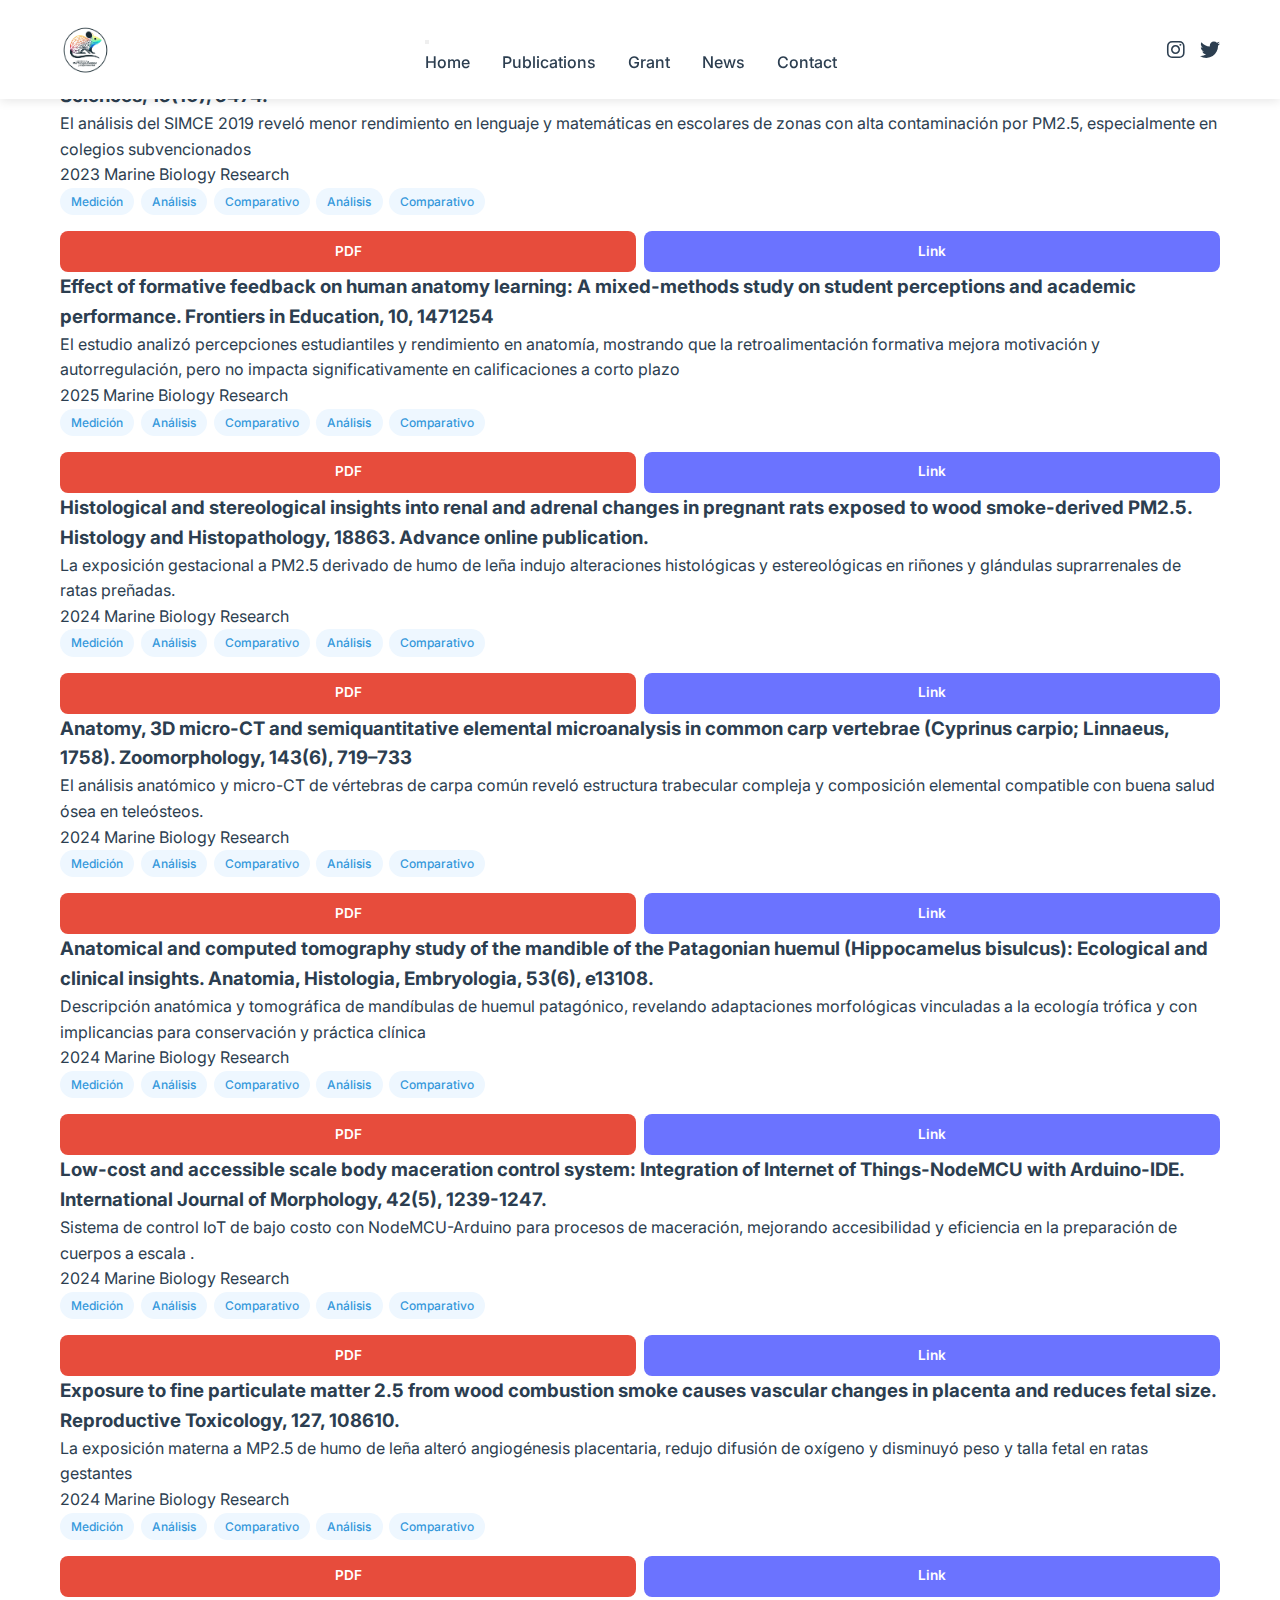
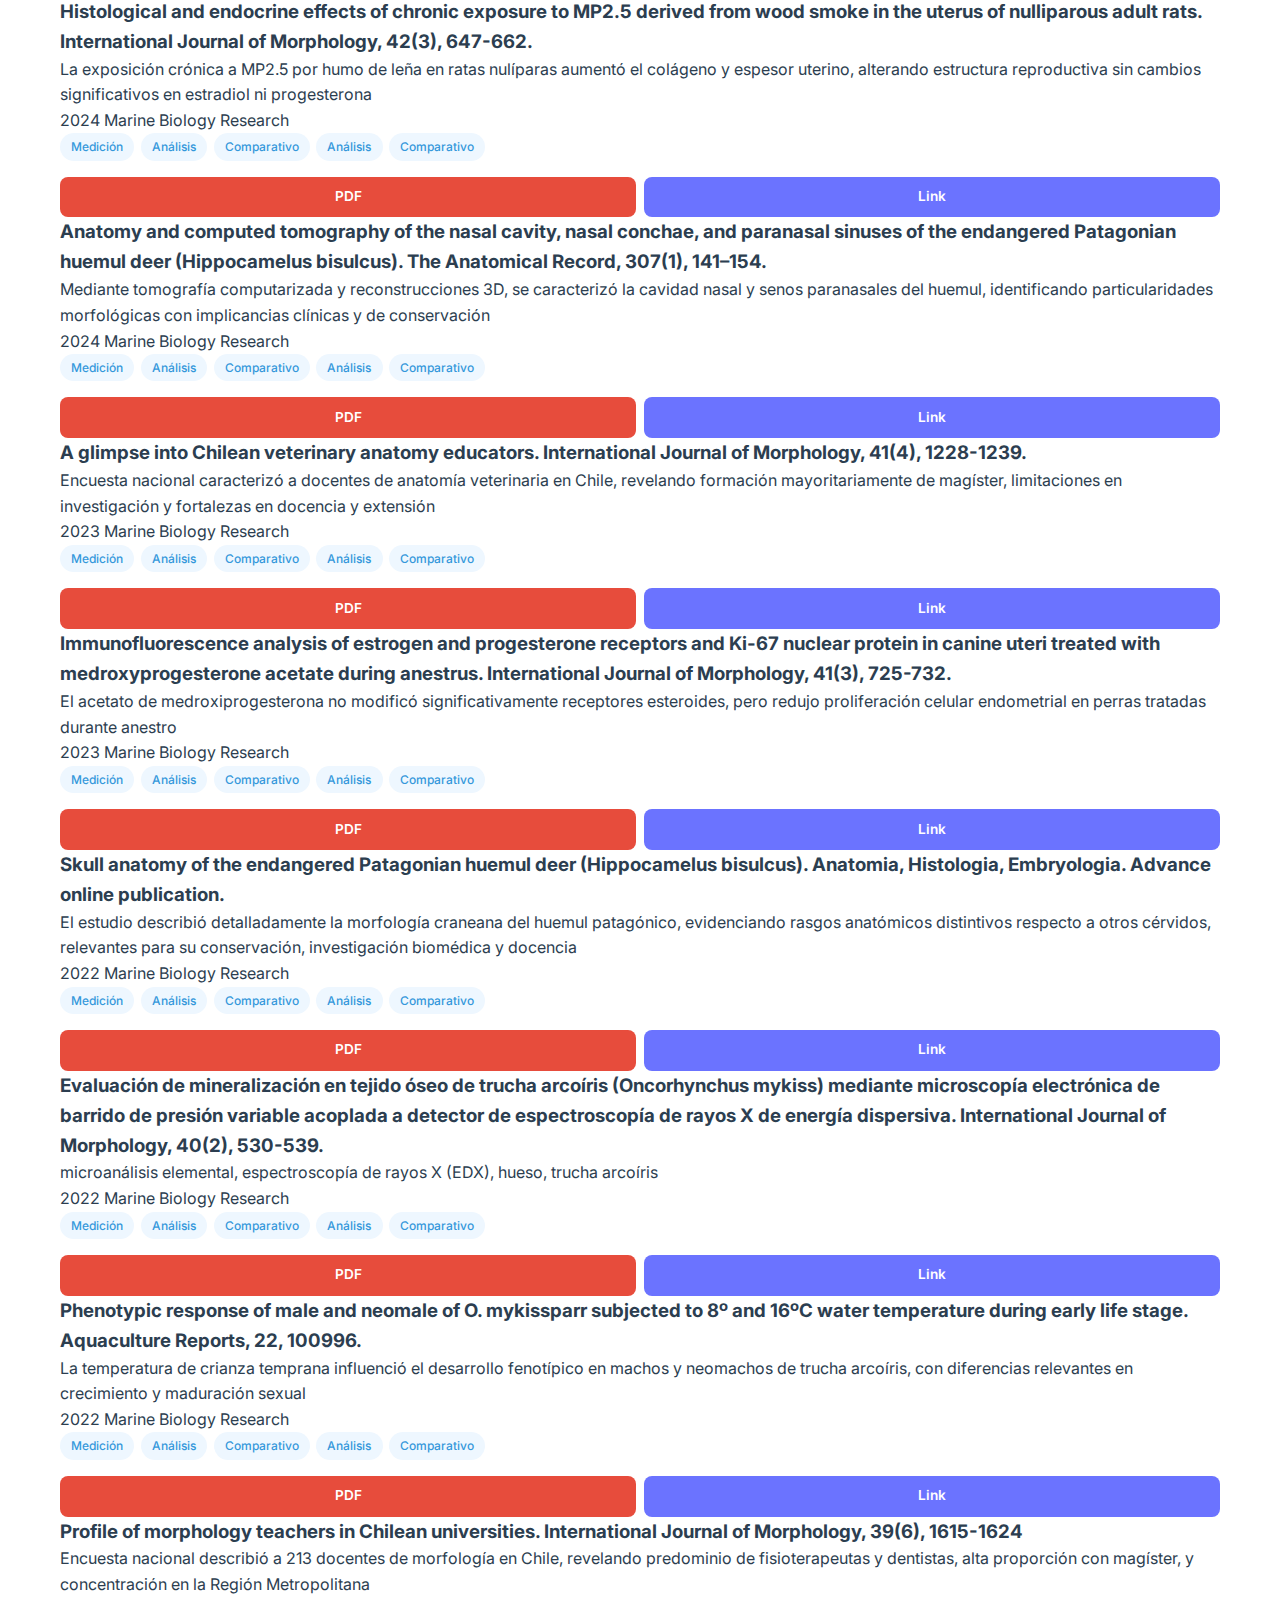
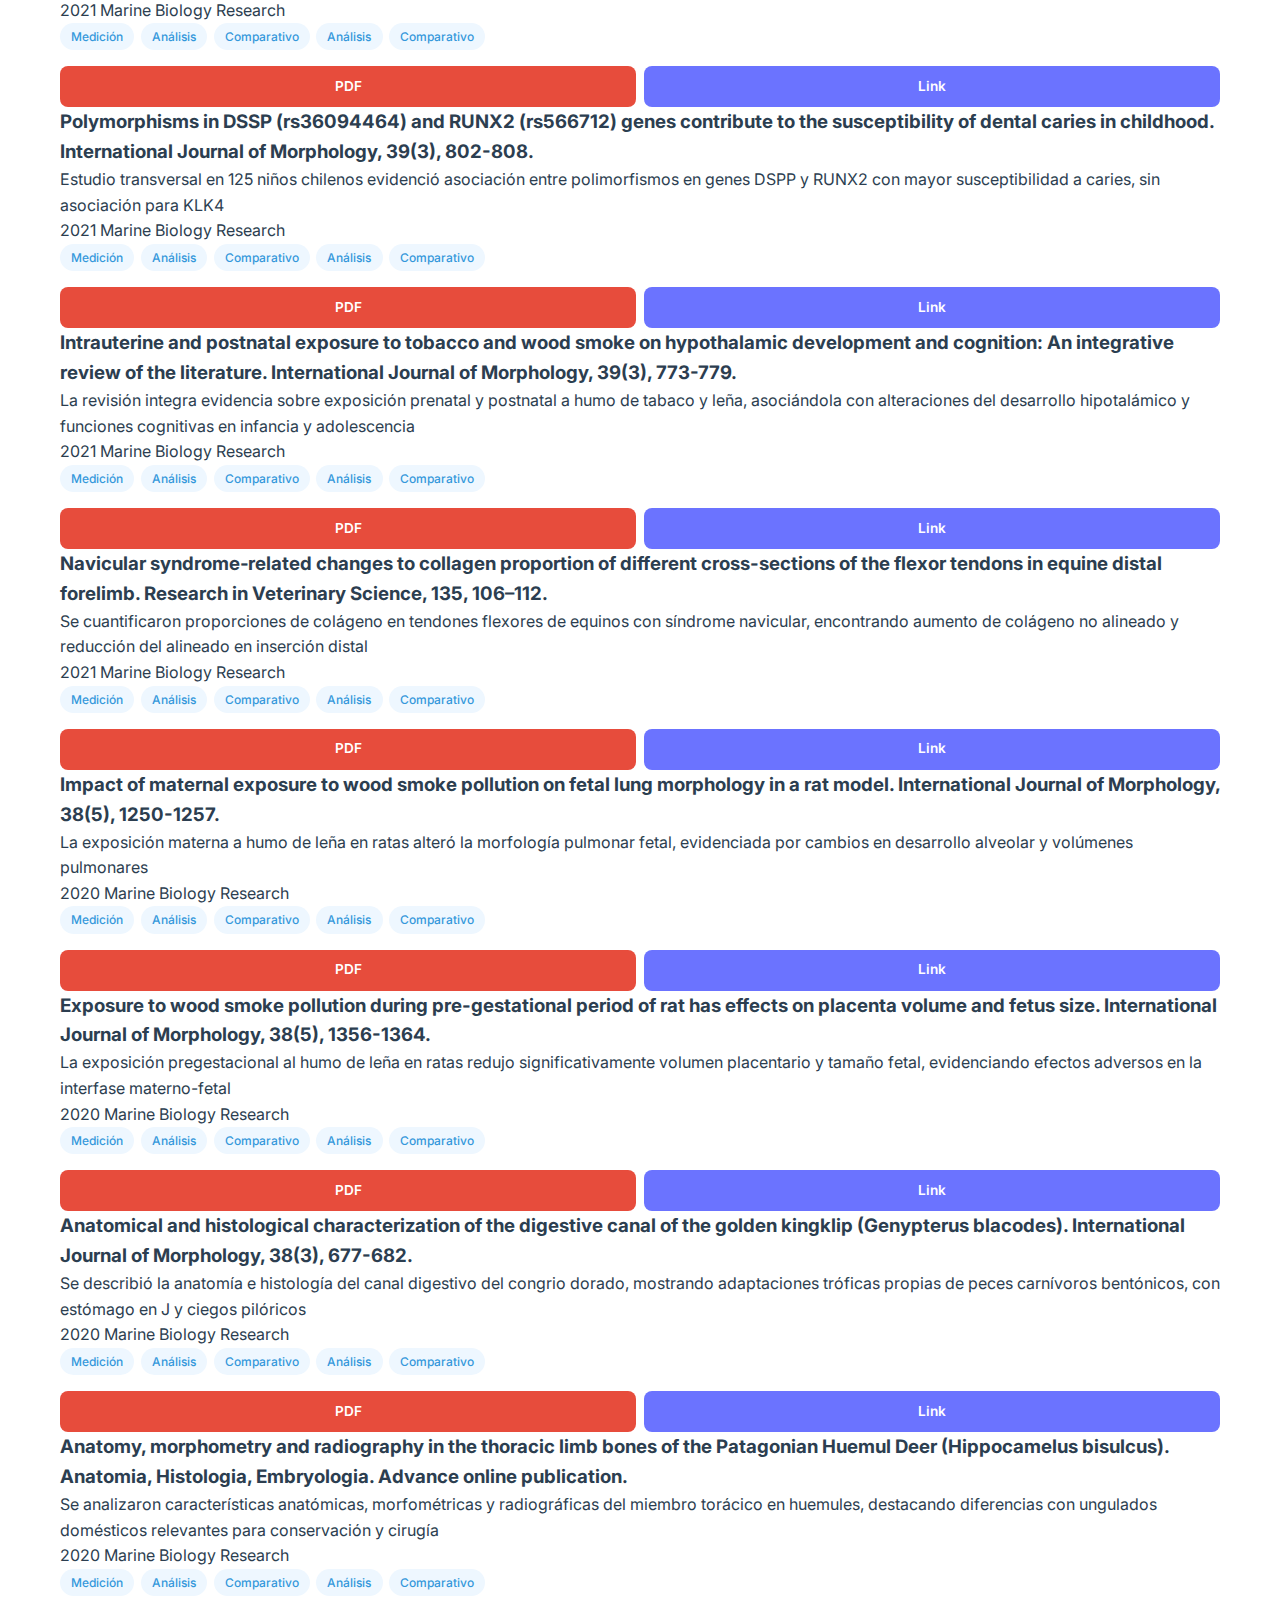
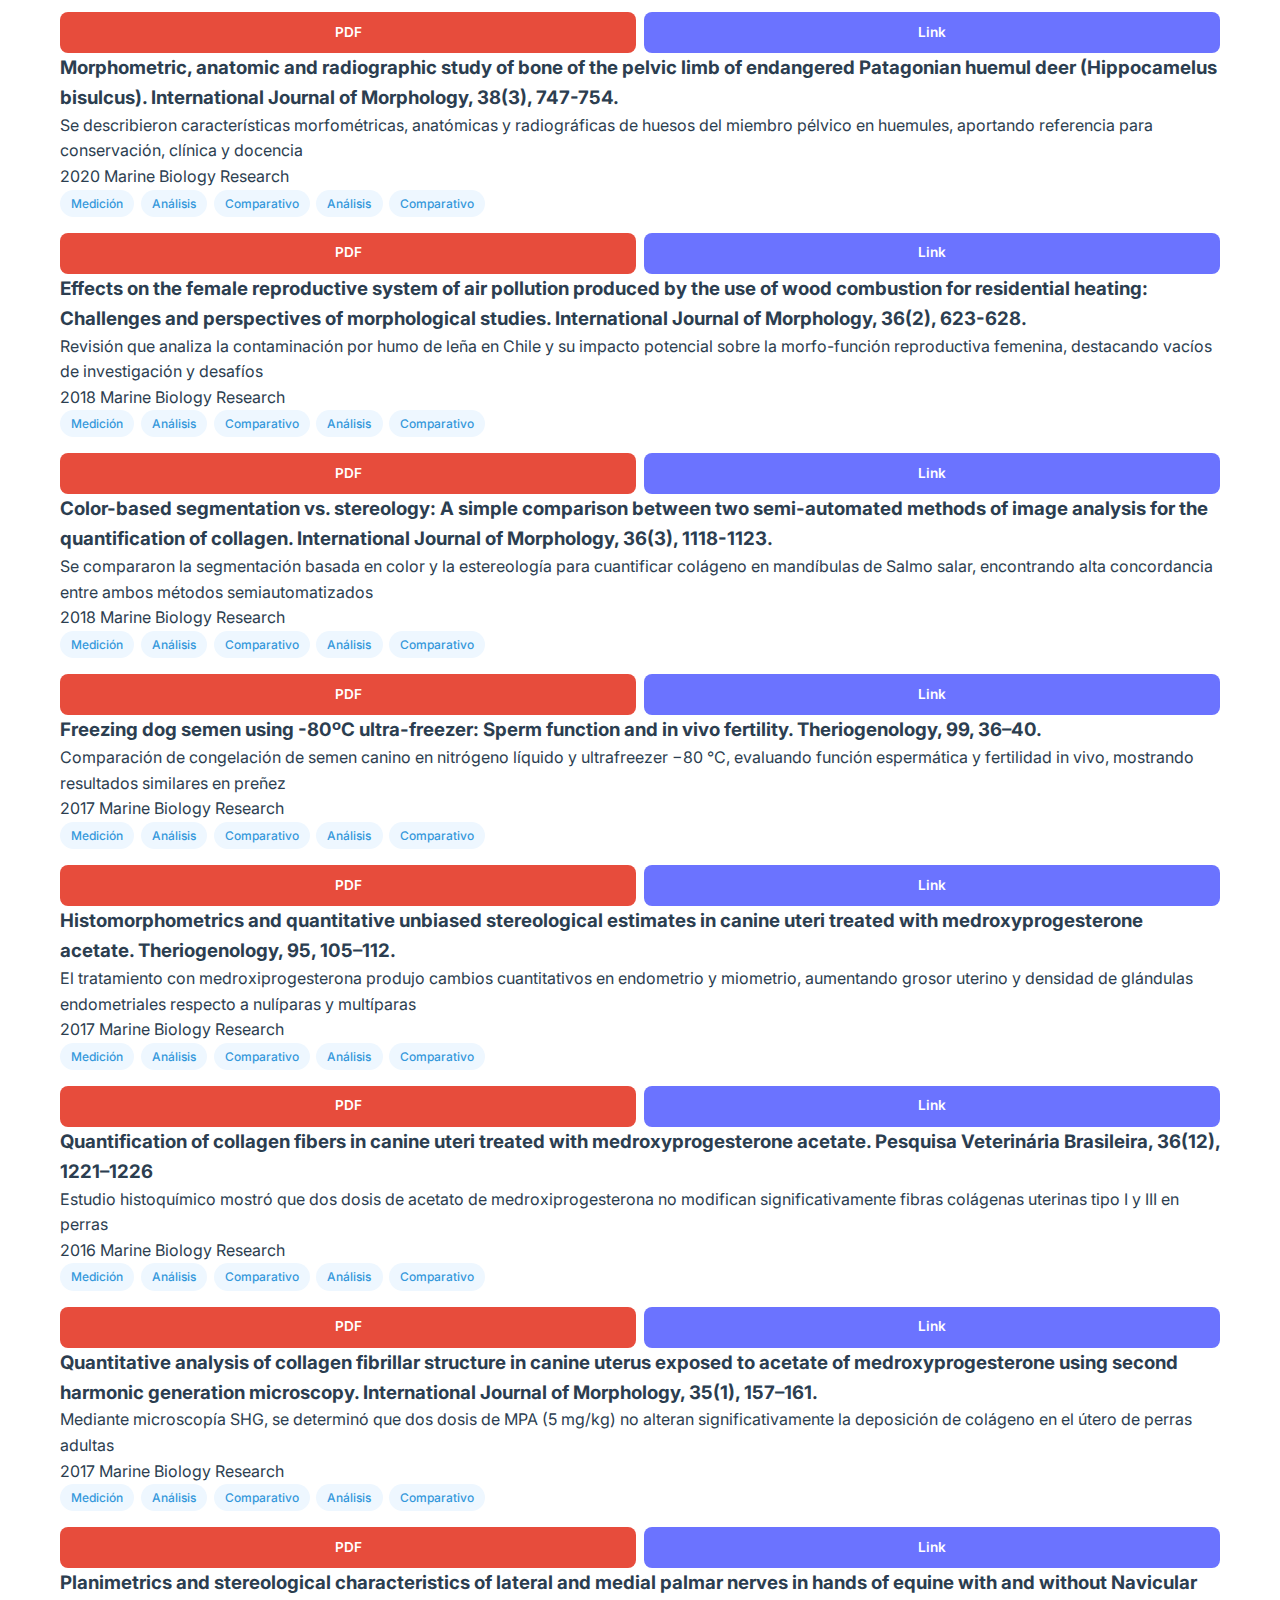
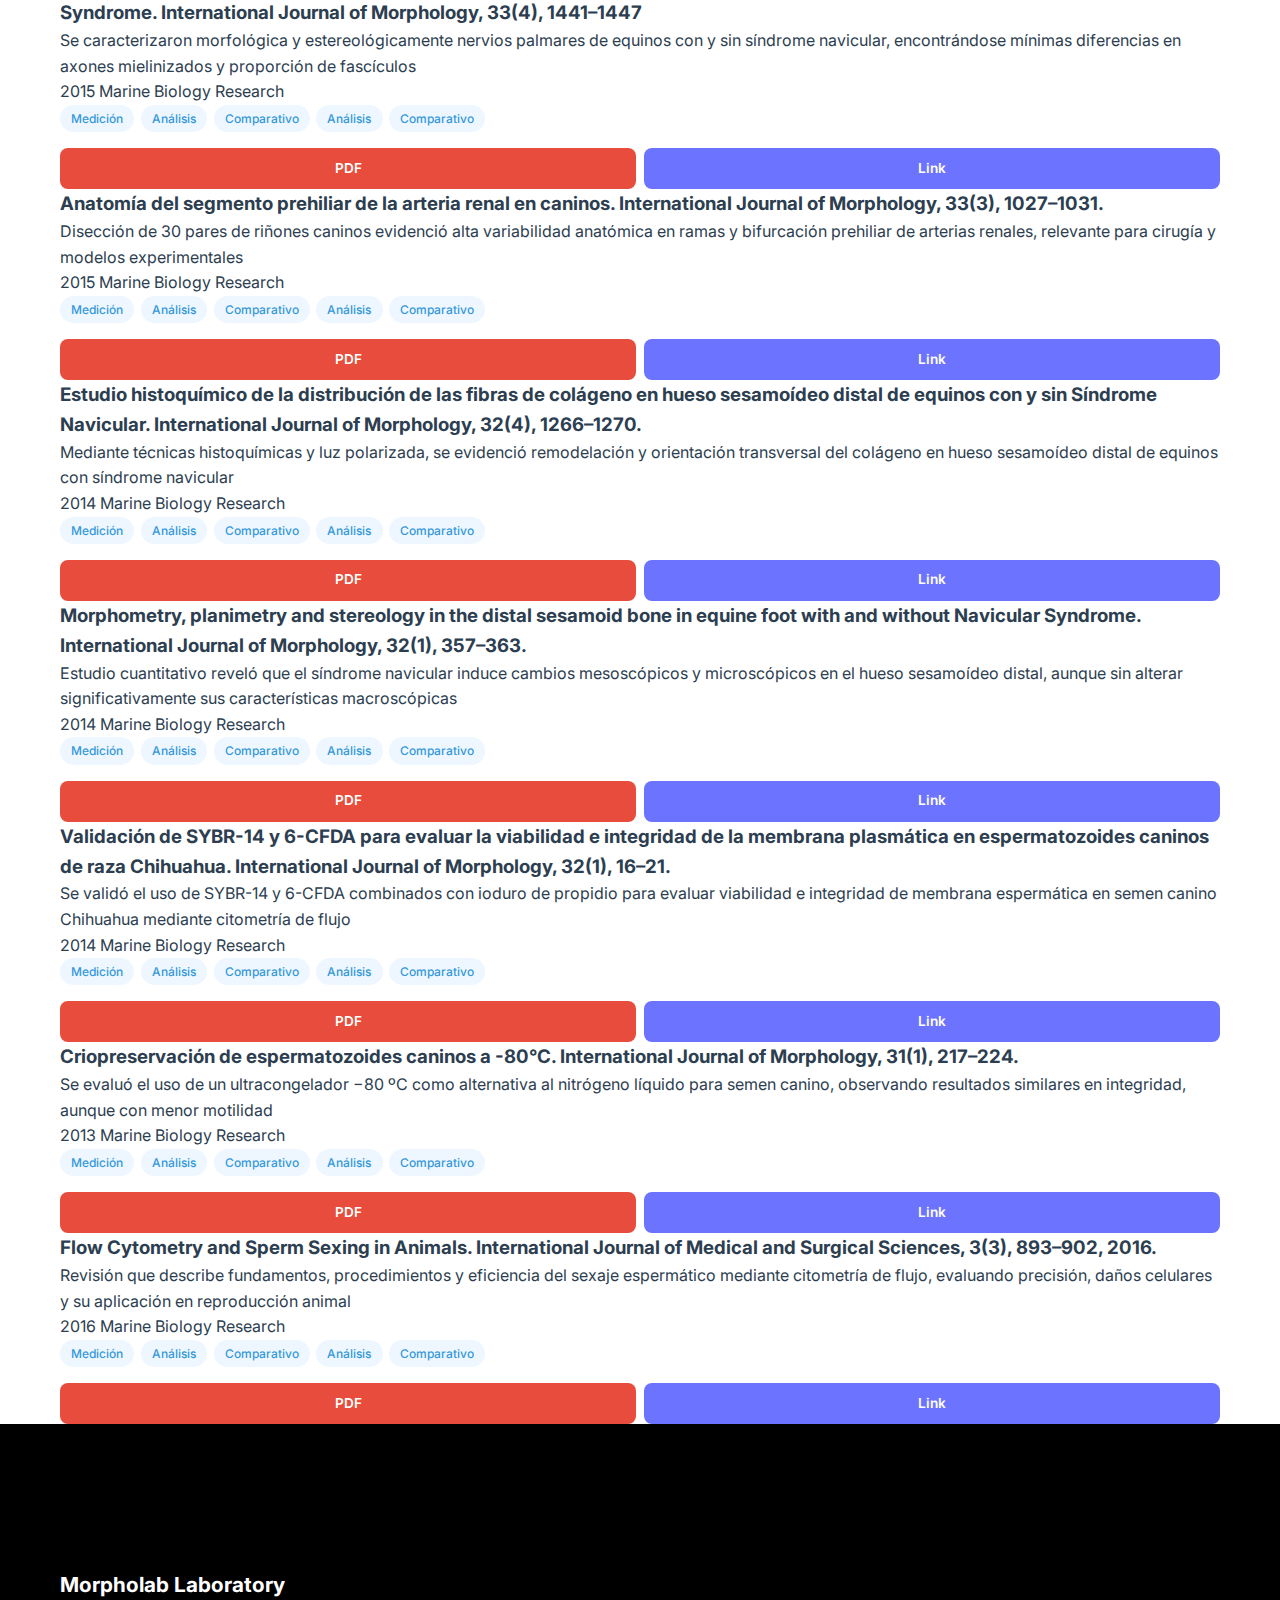
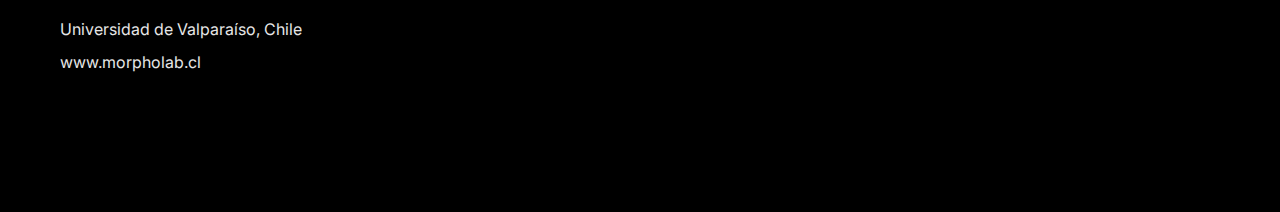
<file: publications.html>
<!DOCTYPE html>
<html lang="es">
<head>
    <meta charset="UTF-8">
    <meta name="viewport" content="width=device-width, initial-scale=1.0">
    <title>Morpholab Laboratory - www.morpholab.cl</title>
    <link rel="stylesheet" href="https://cdnjs.cloudflare.com/ajax/libs/font-awesome/6.4.0/css/all.min.css">
    <link rel="stylesheet" href="styles.css">
    <link href="https://fonts.googleapis.com/css2?family=Inter:wght@300;400;500;600;700&display=swap" rel="stylesheet">
</head>
<body>
    <!-- Header -->
<!-- ...existing code... -->
<header class="header">
    <div class="container">
        <div class="header-content">
            <div class="logo">
                <a href="index.html">
                    <img src="./assets/img/Logo1.png" alt="Icono de Morpholab" width="50" height="50">
                </a>
            </div>
            <nav class="nav">
                <button class="mobile-menu-toggle" id="mobile-menu-toggle">
                    <span></span>
                    <span></span>
                    <span></span>
                </button>
                <ul class="nav-list" id="nav-list">
                    <li><a href="index.html">Home</a></li>
                    <li><a href="publications.html">Publications</a></li>
                    <li><a href="grants.html">Grant</a></li>
                    <li><a href="#research">News</a></li>
                    <li><a href="#contact">Contact</a></li>
                </ul>
            </nav>
            <div class="social-icons">
                <a href="https://www.instagram.com/morphology_lab" target="_blank">
                    <i class="fab fa-instagram"></i>
                </a>
                <a href="https://x.com/PauloSalinas" target="_blank">
                    <i class="fab fa-twitter"></i>
                </a>
            </div>
        </div>
    </div>
</header>
<!-- ...existing code... -->

    <!-- Papers Page Content -->
    <main class="papers-page">
        <div class="container">

            
            <div class="papers-header">
                <h1>Publications</h1>
               
            </div>

            <div class="papers-grid">


                <div class="paper-card">
                    <h3 class="paper-title">Assessing the Impact of Exposure to PM2.5 Air Pollution on the Academic Performance of Schoolchildren in Chile. Applied Sciences, 15(10), 5474.</h3>
                    <div class="paper-abstract">
                        El análisis del SIMCE 2019 reveló menor rendimiento en lenguaje y matemáticas en escolares de zonas con alta contaminación por PM2.5, especialmente en colegios subvencionados 
                    </div>
                    <div class="paper-meta">
                        <span>2023</span>
                        <span>Marine Biology Research</span>
                    </div>

                   <div class="keywords">
                        <span class="keyword">Medición</span>
                        <span class="keyword">Análisis</span>
                        <span class="keyword">Comparativo</span>
                        <span class="keyword">Análisis</span>
                        <span class="keyword">Comparativo</span>
                    </div>

                    <div class="paper-links">
                        <a href="ruta/a/tu/archivo.pdf" download class="btn btn-pdf">PDF</a>
                        
                        <a href="https://doi.org/10.3390/app15105474" target="_blank" class="btn btn-link">Link</a>
                    </div>

                </div>


                <div class="paper-card">
                    <h3 class="paper-title">Effect of formative feedback on human anatomy learning: A mixed-methods study on student perceptions and academic performance. Frontiers in Education, 10, 1471254</h3>
                    <div class="paper-abstract">
                        El estudio analizó percepciones estudiantiles y rendimiento en anatomía, mostrando que la retroalimentación formativa mejora motivación y autorregulación, pero no impacta significativamente en calificaciones a corto plazo
                    </div>
                    <div class="paper-meta">
                        <span>2025</span>
                        <span>Marine Biology Research</span>
                    </div>

                   <div class="keywords">
                        <span class="keyword">Medición</span>
                        <span class="keyword">Análisis</span>
                        <span class="keyword">Comparativo</span>
                        <span class="keyword">Análisis</span>
                        <span class="keyword">Comparativo</span>
                    </div>

                    <div class="paper-links">
                        <a href="ruta/a/tu/archivo.pdf" download class="btn btn-pdf">PDF</a>
                        
                        <a href="https://doi.org/10.3389/feduc.2025.1471254" target="_blank" class="btn btn-link">Link</a>
                    </div>

                </div>



                <div class="paper-card">
                    <h3 class="paper-title">Histological and stereological insights into renal and adrenal changes in pregnant rats exposed to wood smoke-derived PM2.5. Histology and Histopathology, 18863. Advance online publication. </h3>
                    <div class="paper-abstract">
                        La exposición gestacional a PM2.5 derivado de humo de leña indujo alteraciones histológicas y estereológicas en riñones y glándulas suprarrenales de ratas preñadas.

                    </div>
                    <div class="paper-meta">
                        <span>2024</span>
                        <span>Marine Biology Research</span>
                    </div>

                   <div class="keywords">
                        <span class="keyword">Medición</span>
                        <span class="keyword">Análisis</span>
                        <span class="keyword">Comparativo</span>
                        <span class="keyword">Análisis</span>
                        <span class="keyword">Comparativo</span>
                    </div>

                    <div class="paper-links">
                        <a href="ruta/a/tu/archivo.pdf" download class="btn btn-pdf">PDF</a>
                        
                        <a href="https://pubmed.ncbi.nlm.nih.gov/39763392/" target="_blank" class="btn btn-link">Link</a>
                    </div>

                </div>


                <div class="paper-card">
                    <h3 class="paper-title">Anatomy, 3D micro-CT and semiquantitative elemental microanalysis in common carp vertebrae (Cyprinus carpio; Linnaeus, 1758). Zoomorphology, 143(6), 719–733</h3>
                    <div class="paper-abstract">
                        El análisis anatómico y micro-CT de vértebras de carpa común reveló estructura trabecular compleja y composición elemental compatible con buena salud ósea en teleósteos.
                    </div>
                    <div class="paper-meta">
                        <span>2024</span>
                        <span>Marine Biology Research</span>
                    </div>

                   <div class="keywords">
                        <span class="keyword">Medición</span>
                        <span class="keyword">Análisis</span>
                        <span class="keyword">Comparativo</span>
                        <span class="keyword">Análisis</span>
                        <span class="keyword">Comparativo</span>
                    </div>

                    <div class="paper-links">
                        <a href="ruta/a/tu/archivo.pdf" download class="btn btn-pdf">PDF</a>
                        
                        <a href="https://doi.org/10.1007/s00435-024-00683-2" target="_blank" class="btn btn-link">Link</a>
                    </div>

                </div>


                <div class="paper-card">
                    <h3 class="paper-title">Anatomical and computed tomography study of the mandible of the Patagonian huemul (Hippocamelus bisulcus): Ecological and clinical insights. Anatomia, Histologia, Embryologia, 53(6), e13108. </h3>
                    <div class="paper-abstract">
                        Descripción anatómica y tomográfica de mandíbulas de huemul patagónico, revelando adaptaciones morfológicas vinculadas a la ecología trófica y con implicancias para conservación y práctica clínica
                    </div>
                    <div class="paper-meta">
                        <span>2024</span>
                        <span>Marine Biology Research</span>
                    </div>

                   <div class="keywords">
                        <span class="keyword">Medición</span>
                        <span class="keyword">Análisis</span>
                        <span class="keyword">Comparativo</span>
                        <span class="keyword">Análisis</span>
                        <span class="keyword">Comparativo</span>
                    </div>

                    <div class="paper-links">
                        <a href="ruta/a/tu/archivo.pdf" download class="btn btn-pdf">PDF</a>
                        
                        <a href="https://doi.org/10.1111/ahe.13108" target="_blank" class="btn btn-link">Link</a>
                    </div>

                </div>


                <div class="paper-card">
                    <h3 class="paper-title">Low-cost and accessible scale body maceration control system: Integration of Internet of Things-NodeMCU with Arduino-IDE. International Journal of Morphology, 42(5), 1239-1247. </h3>
                    <div class="paper-abstract">
                        Sistema de control IoT de bajo costo con NodeMCU-Arduino para procesos de maceración, mejorando accesibilidad y eficiencia en la preparación de cuerpos a escala .
                    </div>
                    <div class="paper-meta">
                        <span>2024</span>
                        <span>Marine Biology Research</span>
                    </div>

                   <div class="keywords">
                        <span class="keyword">Medición</span>
                        <span class="keyword">Análisis</span>
                        <span class="keyword">Comparativo</span>
                        <span class="keyword">Análisis</span>
                        <span class="keyword">Comparativo</span>
                    </div>

                    <div class="paper-links">
                        <a href="ruta/a/tu/archivo.pdf" download class="btn btn-pdf">PDF</a>
                        
                        <a href="https://dx.doi.org/10.4067/S0717-95022024000501239" target="_blank" class="btn btn-link">Link</a>
                    </div>

                </div>


                <div class="paper-card">
                    <h3 class="paper-title">Exposure to fine particulate matter 2.5 from wood combustion smoke causes vascular changes in placenta and reduces fetal size. Reproductive Toxicology, 127, 108610. </h3>
                    <div class="paper-abstract">
                        La exposición materna a MP2.5 de humo de leña alteró angiogénesis placentaria, redujo difusión de oxígeno y disminuyó peso y talla fetal en ratas gestantes

                    </div>
                    <div class="paper-meta">
                        <span>2024</span>
                        <span>Marine Biology Research</span>
                    </div>

                   <div class="keywords">
                        <span class="keyword">Medición</span>
                        <span class="keyword">Análisis</span>
                        <span class="keyword">Comparativo</span>
                        <span class="keyword">Análisis</span>
                        <span class="keyword">Comparativo</span>
                    </div>

                    <div class="paper-links">
                        <a href="ruta/a/tu/archivo.pdf" download class="btn btn-pdf">PDF</a>
                        
                        <a href="https://doi.org/10.1016/j.reprotox.2024.108610" target="_blank" class="btn btn-link">Link</a>
                    </div>

                </div>


                <div class="paper-card">
                    <h3 class="paper-title">Histological and endocrine effects of chronic exposure to MP2.5 derived from wood smoke in the uterus of nulliparous adult rats. International Journal of Morphology, 42(3), 647-662.</h3>
                    <div class="paper-abstract">
                        La exposición crónica a MP2.5 por humo de leña en ratas nulíparas aumentó el colágeno y espesor uterino, alterando estructura reproductiva sin cambios significativos en estradiol ni progesterona

                    </div>
                    <div class="paper-meta">
                        <span>2024</span>
                        <span>Marine Biology Research</span>
                    </div>

                   <div class="keywords">
                        <span class="keyword">Medición</span>
                        <span class="keyword">Análisis</span>
                        <span class="keyword">Comparativo</span>
                        <span class="keyword">Análisis</span>
                        <span class="keyword">Comparativo</span>
                    </div>

                    <div class="paper-links">
                        <a href="ruta/a/tu/archivo.pdf" download class="btn btn-pdf">PDF</a>
                        
                        <a href="https://dx.doi.org/10.4067/s0717-95022024000300647" target="_blank" class="btn btn-link">Link</a>
                    </div>

                </div>


                <div class="paper-card">
                    <h3 class="paper-title">Anatomy and computed tomography of the nasal cavity, nasal conchae, and paranasal sinuses of the endangered Patagonian huemul deer (Hippocamelus bisulcus). The Anatomical Record, 307(1), 141–154.</h3>
                    <div class="paper-abstract">
                        Mediante tomografía computarizada y reconstrucciones 3D, se caracterizó la cavidad nasal y senos paranasales del huemul, identificando particularidades morfológicas con implicancias clínicas y de conservación
                    </div>
                    <div class="paper-meta">
                        <span>2024</span>
                        <span>Marine Biology Research</span>
                    </div>

                   <div class="keywords">
                        <span class="keyword">Medición</span>
                        <span class="keyword">Análisis</span>
                        <span class="keyword">Comparativo</span>
                        <span class="keyword">Análisis</span>
                        <span class="keyword">Comparativo</span>
                    </div>

                    <div class="paper-links">
                        <a href="ruta/a/tu/archivo.pdf" download class="btn btn-pdf">PDF</a>
                        
                        <a href="https://pubmed.ncbi.nlm.nih.gov/37084232/" target="_blank" class="btn btn-link">Link</a>
                    </div>

                </div>
















                <div class="paper-card">
                    <h3 class="paper-title">A glimpse into Chilean veterinary anatomy educators. International Journal of Morphology, 41(4), 1228-1239.</h3>
                    <div class="paper-abstract">
                        Encuesta nacional caracterizó a docentes de anatomía veterinaria en Chile, revelando formación mayoritariamente de magíster, limitaciones en investigación y fortalezas en docencia y extensión
                    </div>
                    <div class="paper-meta">
                        <span>2023</span>
                        <span>Marine Biology Research</span>
                    </div>

                   <div class="keywords">
                        <span class="keyword">Medición</span>
                        <span class="keyword">Análisis</span>
                        <span class="keyword">Comparativo</span>
                        <span class="keyword">Análisis</span>
                        <span class="keyword">Comparativo</span>
                    </div>

                    <div class="paper-links">
                        <a href="ruta/a/tu/archivo.pdf" download class="btn btn-pdf">PDF</a>
                        
                        <a href="https://www.scielo.cl/pdf/ijmorphol/v41n4/0717-9502-ijmorphol-41-04-1228.pdf" target="_blank" class="btn btn-link">Link</a>
                    </div>

                </div>


                <div class="paper-card">
                    <h3 class="paper-title">Immunofluorescence analysis of estrogen and progesterone receptors and Ki-67 nuclear protein in canine uteri treated with medroxyprogesterone acetate during anestrus. International Journal of Morphology, 41(3), 725-732.</h3>
                    <div class="paper-abstract">
                        El acetato de medroxiprogesterona no modificó significativamente receptores esteroides, pero redujo proliferación celular endometrial en perras tratadas durante anestro

                    </div>
                    <div class="paper-meta">
                        <span>2023</span>
                        <span>Marine Biology Research</span>
                    </div>

                   <div class="keywords">
                        <span class="keyword">Medición</span>
                        <span class="keyword">Análisis</span>
                        <span class="keyword">Comparativo</span>
                        <span class="keyword">Análisis</span>
                        <span class="keyword">Comparativo</span>
                    </div>

                    <div class="paper-links">
                        <a href="ruta/a/tu/archivo.pdf" download class="btn btn-pdf">PDF</a>
                        
                        <a href="https://www.scielo.cl/pdf/ijmorphol/v41n3/0717-9502-ijmorphol-41-03-725.pdf" target="_blank" class="btn btn-link">Link</a>
                    </div>

                </div>

















                <div class="paper-card">
                    <h3 class="paper-title">Skull anatomy of the endangered Patagonian huemul deer (Hippocamelus bisulcus). Anatomia, Histologia, Embryologia. Advance online publication.</h3>
                    <div class="paper-abstract">
                        El estudio describió detalladamente la morfología craneana del huemul patagónico, evidenciando rasgos anatómicos distintivos respecto a otros cérvidos, relevantes para su conservación, investigación biomédica y docencia
                    </div>
                    <div class="paper-meta">
                        <span>2022</span>
                        <span>Marine Biology Research</span>
                    </div>

                   <div class="keywords">
                        <span class="keyword">Medición</span>
                        <span class="keyword">Análisis</span>
                        <span class="keyword">Comparativo</span>
                        <span class="keyword">Análisis</span>
                        <span class="keyword">Comparativo</span>
                    </div>

                    <div class="paper-links">
                        <a href="ruta/a/tu/archivo.pdf" download class="btn btn-pdf">PDF</a>
                        
                        <a href="https://doi.org/10.1111/ahe.12553" target="_blank" class="btn btn-link">Link</a>
                    </div>

                </div>


                <div class="paper-card">
                    <h3 class="paper-title">Evaluación de mineralización en tejido óseo de trucha arcoíris (Oncorhynchus mykiss) mediante microscopía electrónica de barrido de presión variable acoplada a detector de espectroscopía de rayos X de energía dispersiva. International Journal of Morphology, 40(2), 530-539.</h3>
                    <div class="paper-abstract">
                        microanálisis elemental, espectroscopía de rayos X (EDX), hueso, trucha arcoíris
                    </div>
                    <div class="paper-meta">
                        <span>2022</span>
                        <span>Marine Biology Research</span>
                    </div>

                   <div class="keywords">
                        <span class="keyword">Medición</span>
                        <span class="keyword">Análisis</span>
                        <span class="keyword">Comparativo</span>
                        <span class="keyword">Análisis</span>
                        <span class="keyword">Comparativo</span>
                    </div>

                    <div class="paper-links">
                        <a href="ruta/a/tu/archivo.pdf" download class="btn btn-pdf">PDF</a>
                        
                        <a href="https://www.scielo.cl/scielo.php?script=sci_arttext&pid=S0717-95022022000200530" target="_blank" class="btn btn-link">Link</a>
                    </div>

                </div>


                <div class="paper-card">
                    <h3 class="paper-title">Phenotypic response of male and neomale of O. mykissparr subjected to 8º and 16ºC water temperature during early life stage. Aquaculture Reports, 22, 100996.</h3>
                    <div class="paper-abstract">
                        La temperatura de crianza temprana influenció el desarrollo fenotípico en machos y neomachos de trucha arcoíris, con diferencias relevantes en crecimiento y maduración sexual
                    </div>
                    <div class="paper-meta">
                        <span>2022</span>
                        <span>Marine Biology Research</span>
                    </div>

                   <div class="keywords">
                        <span class="keyword">Medición</span>
                        <span class="keyword">Análisis</span>
                        <span class="keyword">Comparativo</span>
                        <span class="keyword">Análisis</span>
                        <span class="keyword">Comparativo</span>
                    </div>

                    <div class="paper-links">
                        <a href="ruta/a/tu/archivo.pdf" download class="btn btn-pdf">PDF</a>
                        
                        <a href="https://www.sciencedirect.com/science/article/pii/S2352513421004130" target="_blank" class="btn btn-link">Link</a>
                    </div>

                </div>
















                <div class="paper-card">
                    <h3 class="paper-title">Profile of morphology teachers in Chilean universities. International Journal of Morphology, 39(6), 1615-1624</h3>
                    <div class="paper-abstract">
                        Encuesta nacional describió a 213 docentes de morfología en Chile, revelando predominio de fisioterapeutas y dentistas, alta proporción con magíster, y concentración en la Región Metropolitana
                    </div>
                    <div class="paper-meta">
                        <span>2021</span>
                        <span>Marine Biology Research</span>
                    </div>

                   <div class="keywords">
                        <span class="keyword">Medición</span>
                        <span class="keyword">Análisis</span>
                        <span class="keyword">Comparativo</span>
                        <span class="keyword">Análisis</span>
                        <span class="keyword">Comparativo</span>
                    </div>

                    <div class="paper-links">
                        <a href="ruta/a/tu/archivo.pdf" download class="btn btn-pdf">PDF</a>
                        
                        <a href="https://www.scielo.cl/scielo.php?script=sci_abstract&pid=S0717-95022021000601615&lng=en&nrm=iso&tlng=en" target="_blank" class="btn btn-link">Link</a>
                    </div>

                </div>


                <div class="paper-card">
                    <h3 class="paper-title">Polymorphisms in DSSP (rs36094464) and RUNX2 (rs566712) genes contribute to the susceptibility of dental caries in childhood. International Journal of Morphology, 39(3), 802-808.</h3>
                    <div class="paper-abstract">
                        Estudio transversal en 125 niños chilenos evidenció asociación entre polimorfismos en genes DSPP y RUNX2 con mayor susceptibilidad a caries, sin asociación para KLK4
                    </div>
                    <div class="paper-meta">
                        <span>2021</span>
                        <span>Marine Biology Research</span>
                    </div>

                   <div class="keywords">
                        <span class="keyword">Medición</span>
                        <span class="keyword">Análisis</span>
                        <span class="keyword">Comparativo</span>
                        <span class="keyword">Análisis</span>
                        <span class="keyword">Comparativo</span>
                    </div>

                    <div class="paper-links">
                        <a href="ruta/a/tu/archivo.pdf" download class="btn btn-pdf">PDF</a>
                        
                        <a href="https://www.scielo.cl/scielo.php?pid=S0717-95022021000300802&script=sci_arttext" target="_blank" class="btn btn-link">Link</a>
                    </div>

                </div>


                <div class="paper-card">
                    <h3 class="paper-title">Intrauterine and postnatal exposure to tobacco and wood smoke on hypothalamic development and cognition: An integrative review of the literature. International Journal of Morphology, 39(3), 773-779.</h3>
                    <div class="paper-abstract">
                        La revisión integra evidencia sobre exposición prenatal y postnatal a humo de tabaco y leña, asociándola con alteraciones del desarrollo hipotalámico y funciones cognitivas en infancia y adolescencia
                    </div>
                    <div class="paper-meta">
                        <span>2021</span>
                        <span>Marine Biology Research</span>
                    </div>

                   <div class="keywords">
                        <span class="keyword">Medición</span>
                        <span class="keyword">Análisis</span>
                        <span class="keyword">Comparativo</span>
                        <span class="keyword">Análisis</span>
                        <span class="keyword">Comparativo</span>
                    </div>

                    <div class="paper-links">
                        <a href="ruta/a/tu/archivo.pdf" download class="btn btn-pdf">PDF</a>
                        
                        <a href="https://www.scielo.cl/scielo.php?pid=S0717-95022021000300773&script=sci_abstract&tlng=en" target="_blank" class="btn btn-link">Link</a>
                    </div>

                </div>


                <div class="paper-card">
                    <h3 class="paper-title">Navicular syndrome‐related changes to collagen proportion of different cross-sections of the flexor tendons in equine distal forelimb. Research in Veterinary Science, 135, 106–112.</h3>
                    <div class="paper-abstract">
                        Se cuantificaron proporciones de colágeno en tendones flexores de equinos con síndrome navicular, encontrando aumento de colágeno no alineado y reducción del alineado en inserción distal
                    </div>
                    <div class="paper-meta">
                        <span>2021</span>
                        <span>Marine Biology Research</span>
                    </div>

                   <div class="keywords">
                        <span class="keyword">Medición</span>
                        <span class="keyword">Análisis</span>
                        <span class="keyword">Comparativo</span>
                        <span class="keyword">Análisis</span>
                        <span class="keyword">Comparativo</span>
                    </div>

                    <div class="paper-links">
                        <a href="ruta/a/tu/archivo.pdf" download class="btn btn-pdf">PDF</a>
                        
                        <a href="https://doi.org/10.1016/j.rvsc.2021.01.002" target="_blank" class="btn btn-link">Link</a>
                    </div>

                </div>


                <div class="paper-card">
                    <h3 class="paper-title">Impact of maternal exposure to wood smoke pollution on fetal lung morphology in a rat model. International Journal of Morphology, 38(5), 1250-1257.</h3>
                    <div class="paper-abstract">
                        La exposición materna a humo de leña en ratas alteró la morfología pulmonar fetal, evidenciada por cambios en desarrollo alveolar y volúmenes pulmonares
                    </div>
                    <div class="paper-meta">
                        <span>2020</span>
                        <span>Marine Biology Research</span>
                    </div>

                   <div class="keywords">
                        <span class="keyword">Medición</span>
                        <span class="keyword">Análisis</span>
                        <span class="keyword">Comparativo</span>
                        <span class="keyword">Análisis</span>
                        <span class="keyword">Comparativo</span>
                    </div>

                    <div class="paper-links">
                        <a href="ruta/a/tu/archivo.pdf" download class="btn btn-pdf">PDF</a>
                        
                        <a href="https://www.scielo.cl/scielo.php?pid=S0717-95022020000501250&script=sci_abstract&tlng=en" target="_blank" class="btn btn-link">Link</a>
                    </div>

                </div>


                <div class="paper-card">
                    <h3 class="paper-title">Exposure to wood smoke pollution during pre-gestational period of rat has effects on placenta volume and fetus size. International Journal of Morphology, 38(5), 1356-1364.</h3>
                    <div class="paper-abstract">
                        La exposición pregestacional al humo de leña en ratas redujo significativamente volumen placentario y tamaño fetal, evidenciando efectos adversos en la interfase materno-fetal
                    </div>
                    <div class="paper-meta">
                        <span>2020</span>
                        <span>Marine Biology Research</span>
                    </div>

                   <div class="keywords">
                        <span class="keyword">Medición</span>
                        <span class="keyword">Análisis</span>
                        <span class="keyword">Comparativo</span>
                        <span class="keyword">Análisis</span>
                        <span class="keyword">Comparativo</span>
                    </div>

                    <div class="paper-links">
                        <a href="ruta/a/tu/archivo.pdf" download class="btn btn-pdf">PDF</a>
                        
                        <a href="https://www.scielo.cl/scielo.php?pid=S0717-95022020000501356&script=sci_abstract&tlng=en" target="_blank" class="btn btn-link">Link</a>
                    </div>

                </div>


                <div class="paper-card">
                    <h3 class="paper-title">Anatomical and histological characterization of the digestive canal of the golden kingklip (Genypterus blacodes). International Journal of Morphology, 38(3), 677-682.</h3>
                    <div class="paper-abstract">
                        Se describió la anatomía e histología del canal digestivo del congrio dorado, mostrando adaptaciones tróficas propias de peces carnívoros bentónicos, con estómago en J y ciegos pilóricos
                    </div>
                    <div class="paper-meta">
                        <span>2020</span>
                        <span>Marine Biology Research</span>
                    </div>

                   <div class="keywords">
                        <span class="keyword">Medición</span>
                        <span class="keyword">Análisis</span>
                        <span class="keyword">Comparativo</span>
                        <span class="keyword">Análisis</span>
                        <span class="keyword">Comparativo</span>
                    </div>

                    <div class="paper-links">
                        <a href="ruta/a/tu/archivo.pdf" download class="btn btn-pdf">PDF</a>
                        
                        <a href="https://www.scielo.cl/scielo.php?pid=S0717-95022020000300677&script=sci_abstract&tlng=en" target="_blank" class="btn btn-link">Link</a>
                    </div>

                </div>


                <div class="paper-card">
                    <h3 class="paper-title">Anatomy, morphometry and radiography in the thoracic limb bones of the Patagonian Huemul Deer (Hippocamelus bisulcus). Anatomia, Histologia, Embryologia. Advance online publication.</h3>
                    <div class="paper-abstract">
                        Se analizaron características anatómicas, morfométricas y radiográficas del miembro torácico en huemules, destacando diferencias con ungulados domésticos relevantes para conservación y cirugía

                    </div>
                    <div class="paper-meta">
                        <span>2020</span>
                        <span>Marine Biology Research</span>
                    </div>

                   <div class="keywords">
                        <span class="keyword">Medición</span>
                        <span class="keyword">Análisis</span>
                        <span class="keyword">Comparativo</span>
                        <span class="keyword">Análisis</span>
                        <span class="keyword">Comparativo</span>
                    </div>

                    <div class="paper-links">
                        <a href="ruta/a/tu/archivo.pdf" download class="btn btn-pdf">PDF</a>
                        
                        <a href="https://doi.org/10.1111/ahe.12553" target="_blank" class="btn btn-link">Link</a>
                    </div>

                </div>


                <div class="paper-card">
                    <h3 class="paper-title">Morphometric, anatomic and radiographic study of bone of the pelvic limb of endangered Patagonian huemul deer (Hippocamelus bisulcus). International Journal of Morphology, 38(3), 747-754.</h3>
                    <div class="paper-abstract">
                        Se describieron características morfométricas, anatómicas y radiográficas de huesos del miembro pélvico en huemules, aportando referencia para conservación, clínica y docencia

                    </div>
                    <div class="paper-meta">
                        <span>2020</span>
                        <span>Marine Biology Research</span>
                    </div>

                   <div class="keywords">
                        <span class="keyword">Medición</span>
                        <span class="keyword">Análisis</span>
                        <span class="keyword">Comparativo</span>
                        <span class="keyword">Análisis</span>
                        <span class="keyword">Comparativo</span>
                    </div>

                    <div class="paper-links">
                        <a href="ruta/a/tu/archivo.pdf" download class="btn btn-pdf">PDF</a>
                        
                        <a href="https://www.scielo.cl/scielo.php?pid=S0717-95022020000300747&script=sci_abstract&tlng=en" target="_blank" class="btn btn-link">Link</a>
                    </div>

                </div>




















                <div class="paper-card">
                    <h3 class="paper-title">Effects on the female reproductive system of air pollution produced by the use of wood combustion for residential heating: Challenges and perspectives of morphological studies. International Journal of Morphology, 36(2), 623-628.</h3>
                    <div class="paper-abstract">
                        Revisión que analiza la contaminación por humo de leña en Chile y su impacto potencial sobre la morfo-función reproductiva femenina, destacando vacíos de investigación y desafíos

                    </div>
                    <div class="paper-meta">
                        <span>2018</span>
                        <span>Marine Biology Research</span>
                    </div>

                   <div class="keywords">
                        <span class="keyword">Medición</span>
                        <span class="keyword">Análisis</span>
                        <span class="keyword">Comparativo</span>
                        <span class="keyword">Análisis</span>
                        <span class="keyword">Comparativo</span>
                    </div>

                    <div class="paper-links">
                        <a href="ruta/a/tu/archivo.pdf" download class="btn btn-pdf">PDF</a>
                        
                        <a href="https://www.scielo.cl/pdf/ijmorphol/v36n2/0717-9502-ijmorphol-36-02-00623.pdf" target="_blank" class="btn btn-link">Link</a>
                    </div>

                </div>


                <div class="paper-card">
                    <h3 class="paper-title">Color-based segmentation vs. stereology: A simple comparison between two semi-automated methods of image analysis for the quantification of collagen. International Journal of Morphology, 36(3), 1118-1123.</h3>
                    <div class="paper-abstract">
                        Se compararon la segmentación basada en color y la estereología para cuantificar colágeno en mandíbulas de Salmo salar, encontrando alta concordancia entre ambos métodos semiautomatizados
                    </div>
                    <div class="paper-meta">
                        <span>2018</span>
                        <span>Marine Biology Research</span>
                    </div>

                   <div class="keywords">
                        <span class="keyword">Medición</span>
                        <span class="keyword">Análisis</span>
                        <span class="keyword">Comparativo</span>
                        <span class="keyword">Análisis</span>
                        <span class="keyword">Comparativo</span>
                    </div>

                    <div class="paper-links">
                        <a href="ruta/a/tu/archivo.pdf" download class="btn btn-pdf">PDF</a>
                        
                        <a href="https://www.scielo.cl/scielo.php?script=sci_arttext&pid=S0717-95022018000301118" target="_blank" class="btn btn-link">Link</a>
                    </div>

                </div>


                <div class="paper-card">
                    <h3 class="paper-title">Freezing dog semen using -80ºC ultra-freezer: Sperm function and in vivo fertility. Theriogenology, 99, 36–40.</h3>
                    <div class="paper-abstract">
                        Comparación de congelación de semen canino en nitrógeno líquido y ultrafreezer −80 °C, evaluando función espermática y fertilidad in vivo, mostrando resultados similares en preñez

                    </div>
                    <div class="paper-meta">
                        <span>2017</span>
                        <span>Marine Biology Research</span>
                    </div>

                   <div class="keywords">
                        <span class="keyword">Medición</span>
                        <span class="keyword">Análisis</span>
                        <span class="keyword">Comparativo</span>
                        <span class="keyword">Análisis</span>
                        <span class="keyword">Comparativo</span>
                    </div>

                    <div class="paper-links">
                        <a href="ruta/a/tu/archivo.pdf" download class="btn btn-pdf">PDF</a>
                        
                        <a href="https://pubmed.ncbi.nlm.nih.gov/28708497/" target="_blank" class="btn btn-link">Link</a>
                    </div>

                </div>


                <div class="paper-card">
                    <h3 class="paper-title">Histomorphometrics and quantitative unbiased stereological estimates in canine uteri treated with medroxyprogesterone acetate. Theriogenology, 95, 105–112.</h3>
                    <div class="paper-abstract">
                        El tratamiento con medroxiprogesterona produjo cambios cuantitativos en endometrio y miometrio, aumentando grosor uterino y densidad de glándulas endometriales respecto a nulíparas y multíparas

                    </div>
                    <div class="paper-meta">
                        <span>2017</span>
                        <span>Marine Biology Research</span>
                    </div>

                   <div class="keywords">
                        <span class="keyword">Medición</span>
                        <span class="keyword">Análisis</span>
                        <span class="keyword">Comparativo</span>
                        <span class="keyword">Análisis</span>
                        <span class="keyword">Comparativo</span>
                    </div>

                    <div class="paper-links">
                        <a href="ruta/a/tu/archivo.pdf" download class="btn btn-pdf">PDF</a>
                        
                        <a href="https://pubmed.ncbi.nlm.nih.gov/28460663/" target="_blank" class="btn btn-link">Link</a>
                    </div>

                </div>


                <div class="paper-card">
                    <h3 class="paper-title">Quantification of collagen fibers in canine uteri treated with medroxyprogesterone acetate. Pesquisa Veterinária Brasileira, 36(12), 1221–1226</h3>
                    <div class="paper-abstract">
                        Estudio histoquímico mostró que dos dosis de acetato de medroxiprogesterona no modifican significativamente fibras colágenas uterinas tipo I y III en perras

                    </div>
                    <div class="paper-meta">
                        <span>2016</span>
                        <span>Marine Biology Research</span>
                    </div>

                   <div class="keywords">
                        <span class="keyword">Medición</span>
                        <span class="keyword">Análisis</span>
                        <span class="keyword">Comparativo</span>
                        <span class="keyword">Análisis</span>
                        <span class="keyword">Comparativo</span>
                    </div>

                    <div class="paper-links">
                        <a href="ruta/a/tu/archivo.pdf" download class="btn btn-pdf">PDF</a>
                        
                        <a href="https://www.scielo.br/j/pvb/a/SD6nkxVKDCRLBH6YJwXWNpn/?lang=en" target="_blank" class="btn btn-link">Link</a>
                    </div>

                </div>


                <div class="paper-card">
                    <h3 class="paper-title">Quantitative analysis of collagen fibrillar structure in canine uterus exposed to acetate of medroxyprogesterone using second harmonic generation microscopy. International Journal of Morphology, 35(1), 157–161. </h3>
                    <div class="paper-abstract">
                        Mediante microscopía SHG, se determinó que dos dosis de MPA (5 mg/kg) no alteran significativamente la deposición de colágeno en el útero de perras adultas
                    </div>
                    <div class="paper-meta">
                        <span>2017</span>
                        <span>Marine Biology Research</span>
                    </div>

                   <div class="keywords">
                        <span class="keyword">Medición</span>
                        <span class="keyword">Análisis</span>
                        <span class="keyword">Comparativo</span>
                        <span class="keyword">Análisis</span>
                        <span class="keyword">Comparativo</span>
                    </div>

                    <div class="paper-links">
                        <a href="ruta/a/tu/archivo.pdf" download class="btn btn-pdf">PDF</a>
                        
                        <a href="https://www.scielo.cl/pdf/ijmorphol/v35n1/art25.pdf" target="_blank" class="btn btn-link">Link</a>
                    </div>

                </div>


                <div class="paper-card">
                    <h3 class="paper-title">Planimetrics and stereological characteristics of lateral and medial palmar nerves in hands of equine with and without Navicular Syndrome. International Journal of Morphology, 33(4), 1441–1447</h3>
                    <div class="paper-abstract">
                        Se caracterizaron morfológica y estereológicamente nervios palmares de equinos con y sin síndrome navicular, encontrándose mínimas diferencias en axones mielinizados y proporción de fascículos
                    </div>
                    <div class="paper-meta">
                        <span>2015</span>
                        <span>Marine Biology Research</span>
                    </div>

                   <div class="keywords">
                        <span class="keyword">Medición</span>
                        <span class="keyword">Análisis</span>
                        <span class="keyword">Comparativo</span>
                        <span class="keyword">Análisis</span>
                        <span class="keyword">Comparativo</span>
                    </div>

                    <div class="paper-links">
                        <a href="ruta/a/tu/archivo.pdf" download class="btn btn-pdf">PDF</a>
                        
                        <a href="https://www.scielo.cl/scielo.php?pid=S0717-95022015000400041&script=sci_arttext" target="_blank" class="btn btn-link">Link</a>
                    </div>

                </div>


                <div class="paper-card">
                    <h3 class="paper-title">Anatomía del segmento prehiliar de la arteria renal en caninos. International Journal of Morphology, 33(3), 1027–1031.</h3>
                    <div class="paper-abstract">
                        Disección de 30 pares de riñones caninos evidenció alta variabilidad anatómica en ramas y bifurcación prehiliar de arterias renales, relevante para cirugía y modelos experimentales
                    </div>
                    <div class="paper-meta">
                        <span>2015</span>
                        <span>Marine Biology Research</span>
                    </div>

                   <div class="keywords">
                        <span class="keyword">Medición</span>
                        <span class="keyword">Análisis</span>
                        <span class="keyword">Comparativo</span>
                        <span class="keyword">Análisis</span>
                        <span class="keyword">Comparativo</span>
                    </div>

                    <div class="paper-links">
                        <a href="ruta/a/tu/archivo.pdf" download class="btn btn-pdf">PDF</a>
                        
                        <a href="https://www.scielo.cl/scielo.php?script=sci_arttext&pid=S0717-95022015000300035" target="_blank" class="btn btn-link">Link</a>
                    </div>

                </div>


                <div class="paper-card">
                    <h3 class="paper-title">Estudio histoquímico de la distribución de las fibras de colágeno en hueso sesamoídeo distal de equinos con y sin Síndrome Navicular. International Journal of Morphology, 32(4), 1266–1270.</h3>
                    <div class="paper-abstract">
                        Mediante técnicas histoquímicas y luz polarizada, se evidenció remodelación y orientación transversal del colágeno en hueso sesamoídeo distal de equinos con síndrome navicular
                    </div>
                    <div class="paper-meta">
                        <span>2014</span>
                        <span>Marine Biology Research</span>
                    </div>

                   <div class="keywords">
                        <span class="keyword">Medición</span>
                        <span class="keyword">Análisis</span>
                        <span class="keyword">Comparativo</span>
                        <span class="keyword">Análisis</span>
                        <span class="keyword">Comparativo</span>
                    </div>

                    <div class="paper-links">
                        <a href="ruta/a/tu/archivo.pdf" download class="btn btn-pdf">PDF</a>
                        
                        <a href="https://www.scielo.cl/scielo.php?script=sci_arttext&pid=S0717-95022014000400023" target="_blank" class="btn btn-link">Link</a>
                    </div>

                </div>


                <div class="paper-card">
                    <h3 class="paper-title">Morphometry, planimetry and stereology in the distal sesamoid bone in equine foot with and without Navicular Syndrome. International Journal of Morphology, 32(1), 357–363.</h3>
                    <div class="paper-abstract">
                        Estudio cuantitativo reveló que el síndrome navicular induce cambios mesoscópicos y microscópicos en el hueso sesamoídeo distal, aunque sin alterar significativamente sus características macroscópicas
                    </div>
                    <div class="paper-meta">
                        <span>2014</span>
                        <span>Marine Biology Research</span>
                    </div>

                   <div class="keywords">
                        <span class="keyword">Medición</span>
                        <span class="keyword">Análisis</span>
                        <span class="keyword">Comparativo</span>
                        <span class="keyword">Análisis</span>
                        <span class="keyword">Comparativo</span>
                    </div>

                    <div class="paper-links">
                        <a href="ruta/a/tu/archivo.pdf" download class="btn btn-pdf">PDF</a>
                        
                        <a href="https://www.scielo.cl/scielo.php?pid=S0717-95022014000100056&script=sci_abstract" target="_blank" class="btn btn-link">Link</a>
                    </div>

                </div>


                <div class="paper-card">
                    <h3 class="paper-title">Validación de SYBR-14 y 6-CFDA para evaluar la viabilidad e integridad de la membrana plasmática en espermatozoides caninos de raza Chihuahua. International Journal of Morphology, 32(1), 16–21.</h3>
                    <div class="paper-abstract">
                        Se validó el uso de SYBR-14 y 6-CFDA combinados con ioduro de propidio para evaluar viabilidad e integridad de membrana espermática en semen canino Chihuahua mediante citometría de flujo

                    </div>
                    <div class="paper-meta">
                        <span>2014</span>
                        <span>Marine Biology Research</span>
                    </div>

                   <div class="keywords">
                        <span class="keyword">Medición</span>
                        <span class="keyword">Análisis</span>
                        <span class="keyword">Comparativo</span>
                        <span class="keyword">Análisis</span>
                        <span class="keyword">Comparativo</span>
                    </div>

                    <div class="paper-links">
                        <a href="ruta/a/tu/archivo.pdf" download class="btn btn-pdf">PDF</a>
                        
                        <a href="https://www.scielo.cl/scielo.php?script=sci_arttext&pid=S0717-95022014000100003" target="_blank" class="btn btn-link">Link</a>
                    </div>

                </div>


                <div class="paper-card">
                    <h3 class="paper-title">Criopreservación de espermatozoides caninos a -80°C. International Journal of Morphology, 31(1), 217–224.</h3>
                    <div class="paper-abstract">
                        Se evaluó el uso de un ultracongelador −80 ºC como alternativa al nitrógeno líquido para semen canino, observando resultados similares en integridad, aunque con menor motilidad
                    </div>
                    <div class="paper-meta">
                        <span>2013</span>
                        <span>Marine Biology Research</span>
                    </div>

                   <div class="keywords">
                        <span class="keyword">Medición</span>
                        <span class="keyword">Análisis</span>
                        <span class="keyword">Comparativo</span>
                        <span class="keyword">Análisis</span>
                        <span class="keyword">Comparativo</span>
                    </div>

                    <div class="paper-links">
                        <a href="ruta/a/tu/archivo.pdf" download class="btn btn-pdf">PDF</a>
                        
                        <a href="https://intjmorphol.com/wp-content/uploads/2016/07/art_37_342.pdf" target="_blank" class="btn btn-link">Link</a>
                    </div>

                </div>


                <div class="paper-card">
                    <h3 class="paper-title">Flow Cytometry and Sperm Sexing in Animals. International Journal of Medical and Surgical Sciences, 3(3), 893–902, 2016.</h3>
                    <div class="paper-abstract">
                        Revisión que describe fundamentos, procedimientos y eficiencia del sexaje espermático mediante citometría de flujo, evaluando precisión, daños celulares y su aplicación en reproducción animal
                    </div>
                    <div class="paper-meta">
                        <span>2016</span>
                        <span>Marine Biology Research</span>
                    </div>

                   <div class="keywords">
                        <span class="keyword">Medición</span>
                        <span class="keyword">Análisis</span>
                        <span class="keyword">Comparativo</span>
                        <span class="keyword">Análisis</span>
                        <span class="keyword">Comparativo</span>
                    </div>

                    <div class="paper-links">
                        <a href="ruta/a/tu/archivo.pdf" download class="btn btn-pdf">PDF</a>
                        
                        <a href="https://dialnet.unirioja.es/servlet/articulo?codigo=8856560" target="_blank" class="btn btn-link">Link</a>
                    </div>

                </div>




                            </div>
        </div>


    <!-- Footer -->
    <footer class="footer">
        <div class="container">
            <div class="footer-content">
                <div class="footer-info">
                    <h3>Morpholab Laboratory</h3>
                    <p>Universidad de Valparaíso, Chile</p>
                    <p>www.morpholab.cl</p>
                </div>
                <div class="footer-map">
                    <iframe 
                        src="https://www.google.com/maps/embed?pb=!1m18!1m12!1m3!1d3345.123456789!2d-71.6200000!3d-33.0450000!2m3!1f0!2f0!3f0!3m2!1i1024!2i768!4f13.1!3m3!1m2!1s0x9689e0b4c4c4c4c4%3A0x1234567890abcdef!2sUniversidad%20de%20Valpara%C3%ADso!5e0!3m2!1ses!2scl!4v1234567890123!5m2!1ses!2scl"
                        width="100%" 
                        height="200" 
                        style="border:0;" 
                        allowfullscreen="" 
                        loading="lazy">
                    </iframe>
                </div>
            </div>
        </div>
    </footer>

    <script src="script.js"></script>
</body>
</html>
</file>
<file: styles.css>
/* Reset and Base Styles */
* {
    margin: 0;
    padding: 0;
    box-sizing: border-box;
}

:root {
    --primary-color: #6B73FF;
    --secondary-color: #9B59B6;
    --accent-color: #3498DB;
    --text-dark: #2C3E50;
    --text-light: #7F8C8D;
    --background-light: #F8F9FA;
    --white: #FFFFFF;
    --black: #000000;
    --shadow: rgba(0, 0, 0, 0.1);
    --shadow-hover: rgba(0, 0, 0, 0.15);
}

body {
    font-family: 'Inter', sans-serif;
    line-height: 1.6;
    color: var(--text-dark);
    background-color: var(--white);
}

.container {
    max-width: 1200px;
    margin: 0 auto;
    padding: 0 20px;
}

/* Smooth Scrolling */
html {
    scroll-behavior: smooth;
}

/* Header */
.header {
    background: var(--white);
    box-shadow: 0 2px 10px var(--shadow);
    position: fixed;
    top: 0;
    left: 0;
    right: 0;
    z-index: 1000;
}

.header-content {
    display: flex;
    justify-content: space-between;
    align-items: center;
    padding: 1.5rem 0;
}

.logo a {
    display: flex;
    align-items: center;
}

.logo img {
    transition: transform 0.3s ease;
}

.logo img:hover {
    transform: scale(1.05);
}

.nav-list {
    list-style: none;
    display: flex;
    gap: 2rem;
    align-items: center;
}

.nav-list a {
    text-decoration: none;
    color: var(--text-dark);
    font-weight: 500;
    font-size: 1rem;
    transition: color 0.3s ease;
}

.nav-list a:hover {
    color: var(--primary-color);
}

.social-icons {
    display: flex;
}

.social-icons a {
    color: var(--text-dark);
    font-size: 1.25rem;
    margin-left: 15px;
    transition: all 0.3s ease;
}

.social-icons a:hover {
    color: var(--primary-color);
    transform: translateY(-2px);
}

/* About Section */
.about-section {
    padding: 7rem 0 5rem;
    background: var(--white);
}

.about-card {
    background: var(--white);
    border-radius: 25px;
    box-shadow: 0 15px 35px rgba(0, 0, 0, 0.1);
    overflow: hidden;
    max-width: 1000px;
    margin: 0 auto;
}

.about-image {
    width: 100%;
    height: 300px;
    overflow: hidden;
}

.about-image img {
    width: 100%;
    height: 100%;
    object-fit: cover;
}

.about-content {
    padding: 3rem;
    text-align: center;
}

.about-title {
    font-size: 2.5rem;
    font-weight: 600;
    color: var(--text-dark);
    margin-bottom: 2rem;
}

.about-text p {
    font-size: 1.05rem;
    line-height: 1.8;
    color: var(--text-light);
    margin-bottom: 1.5rem;
    text-align: justify;
}

/* Publications Section */
.publications-section {
    padding: 5rem 0;
    background: var(--background-light);
}

.section-title {
    text-align: center;
    font-size: 2.5rem;
    font-weight: 600;
    color: var(--text-dark);
    margin-bottom: 3rem;
}

.publications-grid {
    display: grid;
    grid-template-columns: repeat(4, 1fr);
    gap: 1.5rem;
    margin-bottom: 3rem;
}

.publication-card {
    background: white;
    border-radius: 15px;
    overflow: hidden;
    box-shadow: 0 10px 30px var(--shadow);
    transition: all 0.3s ease;
    display: none;
}

.publication-card.visible {
    display: block;
    animation: fadeIn 0.5s ease;
}

@keyframes fadeIn {
    from {
        opacity: 0;
        transform: translateY(20px);
    }
    to {
        opacity: 1;
        transform: translateY(0);
    }
}

.publication-card:hover {
    transform: translateY(-5px);
    box-shadow: 0 15px 40px var(--shadow-hover);
}

.card-content {
    padding: 1.5rem;
    display: flex;
    flex-direction: column;
    height: 100%;
}

.card-content h3 {
    font-size: 1.1rem;
    font-weight: 600;
    color: var(--text-dark);
    margin-bottom: 1rem;
    line-height: 1.4;
    min-height: 80px;
}

.card-content p {
    font-size: 0.9rem;
    color: var(--text-light);
    margin-bottom: 1rem;
    line-height: 1.5;
    flex-grow: 1;
}

.keywords {
    display: flex;
    flex-wrap: wrap;
    gap: 0.4rem;
    margin-bottom: 1rem;
}

.keyword {
    background: #eef7ff;
    color: var(--accent-color);
    padding: 0.25rem 0.7rem;
    border-radius: 15px;
    font-size: 0.75rem;
    font-weight: 500;
}

.paper-links {
    display: flex;
    gap: 0.5rem;
    margin-top: auto;
}

.btn {
    flex: 1;
    padding: 0.6rem 1rem;
    border: none;
    border-radius: 8px;
    font-weight: 600;
    font-size: 0.85rem;
    cursor: pointer;
    transition: all 0.3s ease;
    text-decoration: none;
    display: inline-block;
    text-align: center;
}

.btn-pdf {
    background: #e74c3c;
    color: white;
}

.btn-pdf:hover {
    background: #c0392b;
}

.btn-link {
    background: var(--primary-color);
    color: white;
}

.btn-link:hover {
    background: var(--secondary-color);
}

.show-more-container {
    text-align: center;
    margin-top: 2rem;
}

.show-more-btn {
    background: var(--primary-color);
    color: white;
    padding: 1rem 3rem;
    font-size: 1.05rem;
    font-weight: 600;
    border: none;
    border-radius: 8px;
    cursor: pointer;
    transition: all 0.3s ease;
}

.show-more-btn:hover {
    background: var(--secondary-color);
    transform: translateY(-2px);
    box-shadow: 0 5px 15px var(--shadow-hover);
}

.show-more-btn.hidden {
    display: none;
}

/* Contact Section */
.contact-section {
    padding: 5rem 0;
    background: var(--white);
}

.contact-content {
    max-width: 700px;
    margin: 0 auto;
}

.contact-form {
    background: var(--white);
    padding: 3rem;
    border-radius: 15px;
    box-shadow: 0 10px 30px var(--shadow);
}

.form-group {
    margin-bottom: 1.5rem;
}

.form-group label {
    display: block;
    margin-bottom: 0.5rem;
    font-weight: 600;
    color: var(--text-dark);
    font-size: 1rem;
}

.form-group input,
.form-group textarea {
    width: 100%;
    padding: 0.8rem;
    border: 2px solid #E0E0E0;
    border-radius: 8px;
    font-size: 1rem;
    font-family: 'Inter', sans-serif;
    transition: border-color 0.3s ease;
}

.form-group input:focus,
.form-group textarea:focus {
    outline: none;
    border-color: var(--primary-color);
}

.form-group textarea {
    resize: vertical;
    min-height: 120px;
}

.submit-btn {
    width: 100%;
    background: var(--primary-color);
    color: white;
    padding: 1rem;
    font-size: 1.05rem;
    font-weight: 600;
    border: none;
    border-radius: 8px;
    cursor: pointer;
    transition: all 0.3s ease;
}

.submit-btn:hover {
    background: var(--secondary-color);
    transform: translateY(-2px);
    box-shadow: 0 5px 15px var(--shadow-hover);
}

/* Success/Error Messages */
.message {
    padding: 1rem;
    margin-bottom: 1rem;
    border-radius: 8px;
    text-align: center;
    font-weight: 500;
}

.message.success {
    background: #d4edda;
    color: #155724;
    border: 1px solid #c3e6cb;
}

.message.error {
    background: #f8d7da;
    color: #721c24;
    border: 1px solid #f5c6cb;
}

/* Footer */
.footer {
    background: var(--black);
    color: var(--white);
    padding: 3rem 0 2rem;
}

.footer-content {
    display: grid;
    grid-template-columns: 1fr 2fr;
    gap: 3rem;
    align-items: center;
}

.footer-info h3 {
    color: var(--white);
    margin-bottom: 1rem;
    font-size: 1.3rem;
}

.footer-info p {
    margin-bottom: 0.5rem;
    opacity: 0.9;
    font-size: 1rem;
    color: var(--white);
}

.footer-info a {
    color: var(--primary-color);
    text-decoration: none;
    transition: color 0.3s ease;
}

.footer-info a:hover {
    color: var(--secondary-color);
}

.footer-map {
    border-radius: 10px;
    overflow: hidden;
    box-shadow: 0 5px 15px rgba(0, 0, 0, 0.5);
}

.footer-map iframe {
    width: 100%;
    height: 300px;
    border: 0;
}

/* Responsive para tablets */
@media (max-width: 1024px) {
    .publications-grid {
        grid-template-columns: repeat(2, 1fr);
    }
}

/* Responsive para móviles */
@media (max-width: 768px) {
    .header-content {
        flex-direction: column;
        gap: 1rem;
    }

    .nav-list {
        flex-direction: column;
        gap: 1rem;
    }

    .about-content {
        padding: 2rem;
    }

    .about-title {
        font-size: 2rem;
    }

    .section-title {
        font-size: 2rem;
    }

    .publications-grid {
        grid-template-columns: 1fr;
    }

    .card-content h3 {
        min-height: auto;
    }

    .contact-form {
        padding: 2rem;
    }

    .footer-content {
        grid-template-columns: 1fr;
        text-align: center;
    }

    .footer-map iframe {
        height: 250px;
    }
}

@media (max-width: 480px) {
    .container {
        padding: 0 15px;
    }

    .about-content {
        padding: 1.5rem;
    }

    .about-title {
        font-size: 1.8rem;
    }

    .about-text p {
        font-size: 0.95rem;
    }

    .contact-form {
        padding: 1.5rem;
    }
}
</file>
